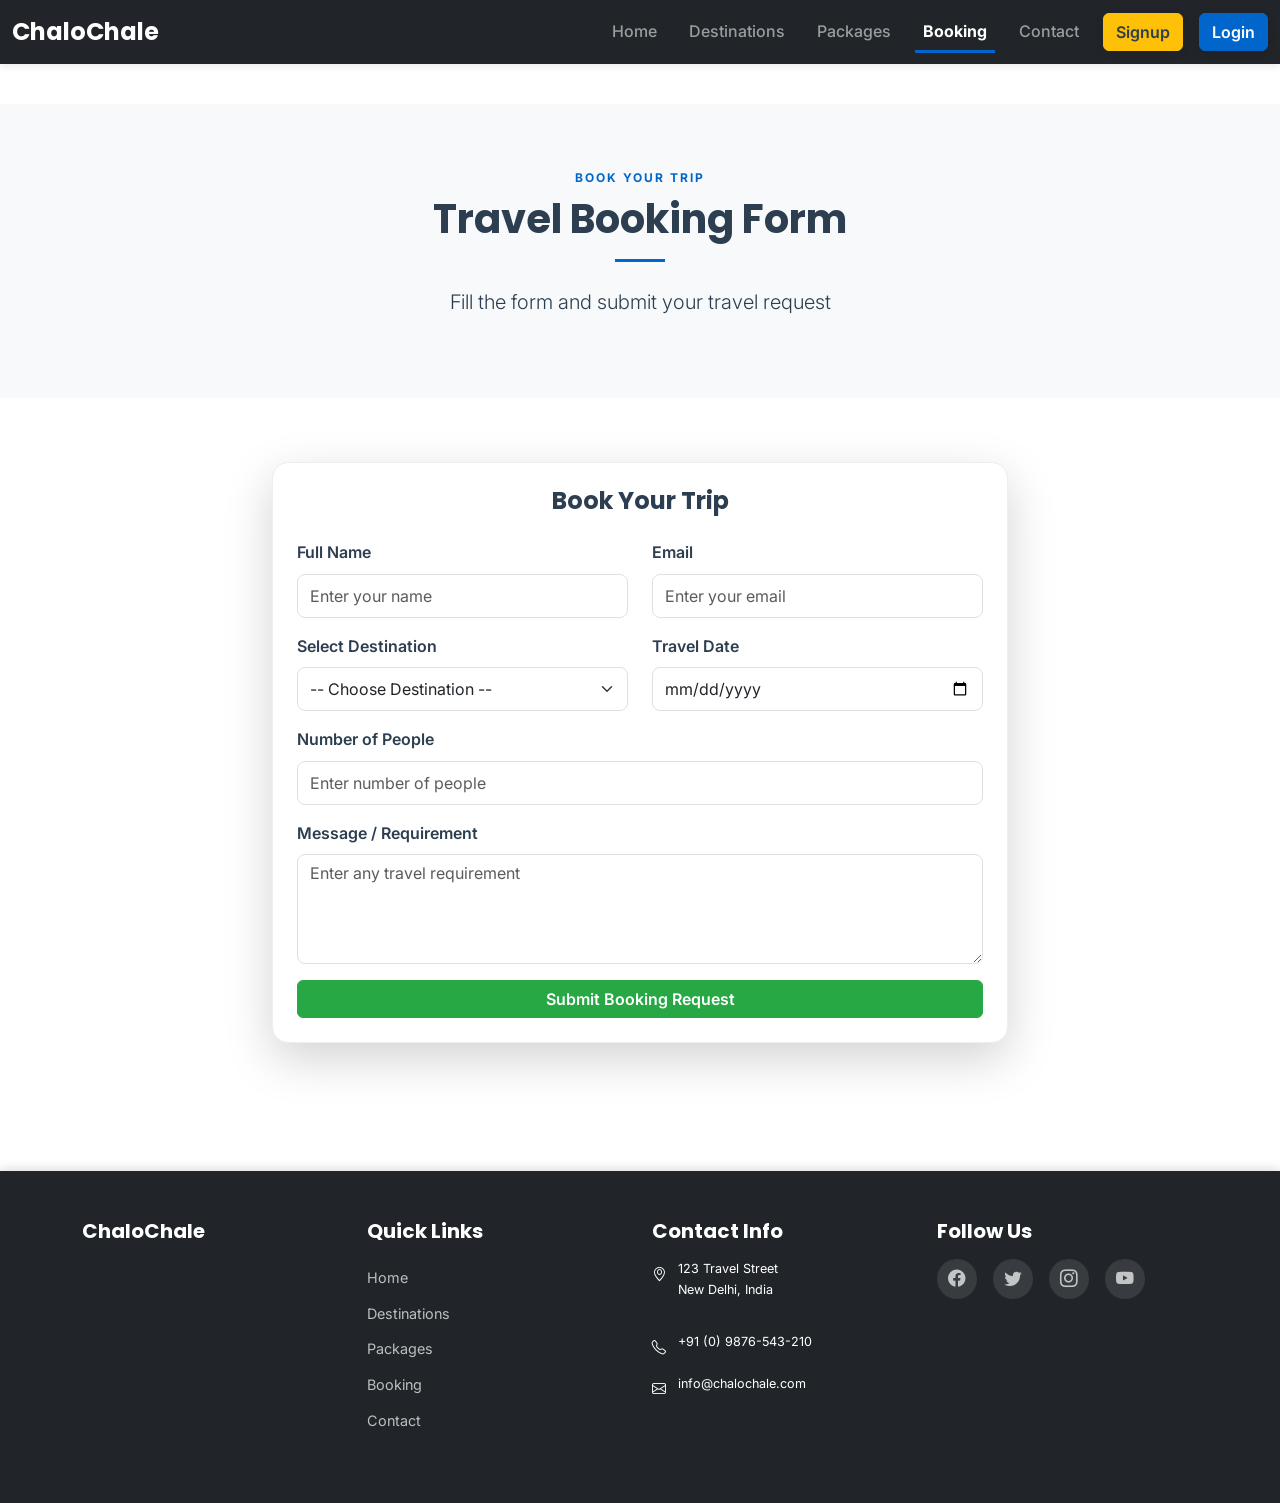
<file: booking.html>
<!DOCTYPE html>
<html lang="en">

<head>
    <link href="https://cdn.jsdelivr.net/npm/bootstrap@5.3.8/dist/css/bootstrap.min.css" rel="stylesheet">
    <link href="https://cdn.jsdelivr.net/npm/bootstrap-icons@1.11.0/font/bootstrap-icons.css" rel="stylesheet">
    <link href="css/style.css" rel="stylesheet">
    <script src="https://cdn.jsdelivr.net/npm/bootstrap@5.3.8/dist/js/bootstrap.bundle.min.js"></script>
    <meta charset="UTF-8">
    <meta name="viewport" content="width=device-width, initial-scale=1.0">
    <title>Booking - ChaloChale Travel</title>
</head>
<body>

     <nav class="navbar navbar-expand-lg navbar-dark bg-dark fixed-top">
    <div class="container-fluid">
      <a class="navbar-brand" href="index.html">ChaloChale</a>
      <button class="navbar-toggler" type="button" data-bs-toggle="collapse" data-bs-target="#mynavbar">
        <span class="navbar-toggler-icon"></span>
      </button>

      <div class="collapse navbar-collapse" id="mynavbar">
        <ul class="navbar-nav ms-auto d-flex gap-3">
          <li class="nav-item">
            <a class="nav-link" href="index.html">Home</a>
          </li>
          <li class="nav-item">
            <a class="nav-link" href="destination.html">Destinations</a>
          </li>
          <li class="nav-item">
            <a class="nav-link" href="packages.html">Packages</a>
          </li>
          <li class="nav-item">
            <a class="nav-link active" href="booking.html">Booking</a>
          </li>
          <li class="nav-item">
            <a class="nav-link" href="contact.html">Contact</a>
          </li>
        </ul>
        <a href="signup.html" class="btn btn-warning ms-lg-3">Signup</a>
        <a href="login.html" class="btn btn-primary ms-lg-3">Login</a>
        
      </div>
    </div>
  </nav>

<section class="py-5 bg-light text-center mt-5">
  <div class="container">
    <span class="section-eyebrow">Book Your Trip</span>
    <h1 class="fw-bold">Travel Booking Form</h1>
    <div class="section-divider mx-auto"></div>
    <p class="lead mt-3">Fill the form and submit your travel request</p>
  </div>
</section>

<section class="py-5">
  <div class="container">
    <div class="row justify-content-center">
      <div class="col-12 col-md-10 col-lg-8">
        <div class="card shadow-lg p-4 rounded-4">
          <h3 class="fw-bold mb-4 text-center">Book Your Trip</h3>
          <form id="bookingForm" novalidate>
            <div class="row">
              <div class="col-12 col-md-6 mb-3">
                <label class="form-label">Full Name</label>
                <input type="text" class="form-control" id="fullName" placeholder="Enter your name" required>
              </div>
              <div class="col-12 col-md-6 mb-3">
                <label class="form-label">Email</label>
                <input type="email" class="form-control" id="bookingEmail" placeholder="Enter your email" required>
              </div>
            </div>

            <div class="row">
              <div class="col-12 col-md-6 mb-3">
                <label class="form-label">Select Destination</label>
                <select class="form-select" id="destination" required>
                  <option value="">-- Choose Destination --</option>
                  <option value="Goa">Goa</option>
                  <option value="Manali">Manali</option>
                  <option value="Kerala">Kerala</option>
                  <option value="Jaipur">Jaipur</option>
                  <option value="Agra">Agra</option>
                </select>
              </div>
              <div class="col-12 col-md-6 mb-3">
                <label class="form-label">Travel Date</label>
                <input type="date" class="form-control" id="travelDate" required>
              </div>
            </div>

            <div class="mb-3">
              <label class="form-label">Number of People</label>
              <input type="number" class="form-control" id="numPeople" placeholder="Enter number of people" min="1" required>
            </div>

            <div class="mb-3">
              <label class="form-label">Message / Requirement</label>
              <textarea class="form-control" id="message" rows="4" placeholder="Enter any travel requirement" required></textarea>
            </div>

            <button type="submit" class="btn btn-success w-100">Submit Booking Request</button>
          </form>
        </div>
      </div>
    </div>
  </div>
</section>

 <footer class="bg-dark text-white py-5">
    <div class="container">
      <div class="row">
        <div class="col-12 col-md-3 mb-4 mb-md-0">
          <h5 class="fw-bold mb-3">ChaloChale</h5>
          <p class="text-muted small">Your trusted travel partner for unforgettable adventures around the world.</p>
        </div>

        <div class="col-12 col-md-3 mb-4 mb-md-0">
          <h5 class="fw-bold mb-3">Quick Links</h5>
          <ul class="list-unstyled">
            <li><a href="index.html" class="footer-link">Home</a></li>
            <li><a href="destination.html" class="footer-link">Destinations</a></li>
            <li><a href="packages.html" class="footer-link">Packages</a></li>
            <li><a href="booking.html" class="footer-link">Booking</a></li>
            <li><a href="contact.html" class="footer-link">Contact</a></li>
          </ul>
        </div>

        <div class="col-12 col-md-3 mb-4 mb-md-0">
          <h5 class="fw-bold mb-3">Contact Info</h5>
          <div class="footer-info">
            <i class="bi bi-geo-alt footer-icon"></i>
            <div>
              <p class="small mb-0">123 Travel Street</p>
              <p class="small">New Delhi, India</p>
            </div>
          </div>
          <div class="footer-info">
            <i class="bi bi-telephone footer-icon"></i>
            <p class="small mb-0">+91 (0) 9876-543-210</p>
          </div>
          <div class="footer-info">
            <i class="bi bi-envelope footer-icon"></i>
            <p class="small mb-0">info@chalochale.com</p>
          </div>
        </div>

        <div class="col-12 col-md-3">
          <h5 class="fw-bold mb-3">Follow Us</h5>
          <div class="social-links mb-4">
            <a href="https://facebook.com" target="_blank" title="Facebook"><i class="bi bi-facebook"></i></a>
            <a href="https://twitter.com" target="_blank" title="Twitter"><i class="bi bi-twitter"></i></a>
            <a href="https://instagram.com" target="_blank" title="Instagram"><i class="bi bi-instagram"></i></a>
            <a href="https://youtube.com" target="_blank" title="YouTube"><i class="bi bi-youtube"></i></a>
          </div>
        </div>
      </div>
  
    </div>
  </footer>
  <script src="js/script.js"></script>

</body>

</html>
</file>
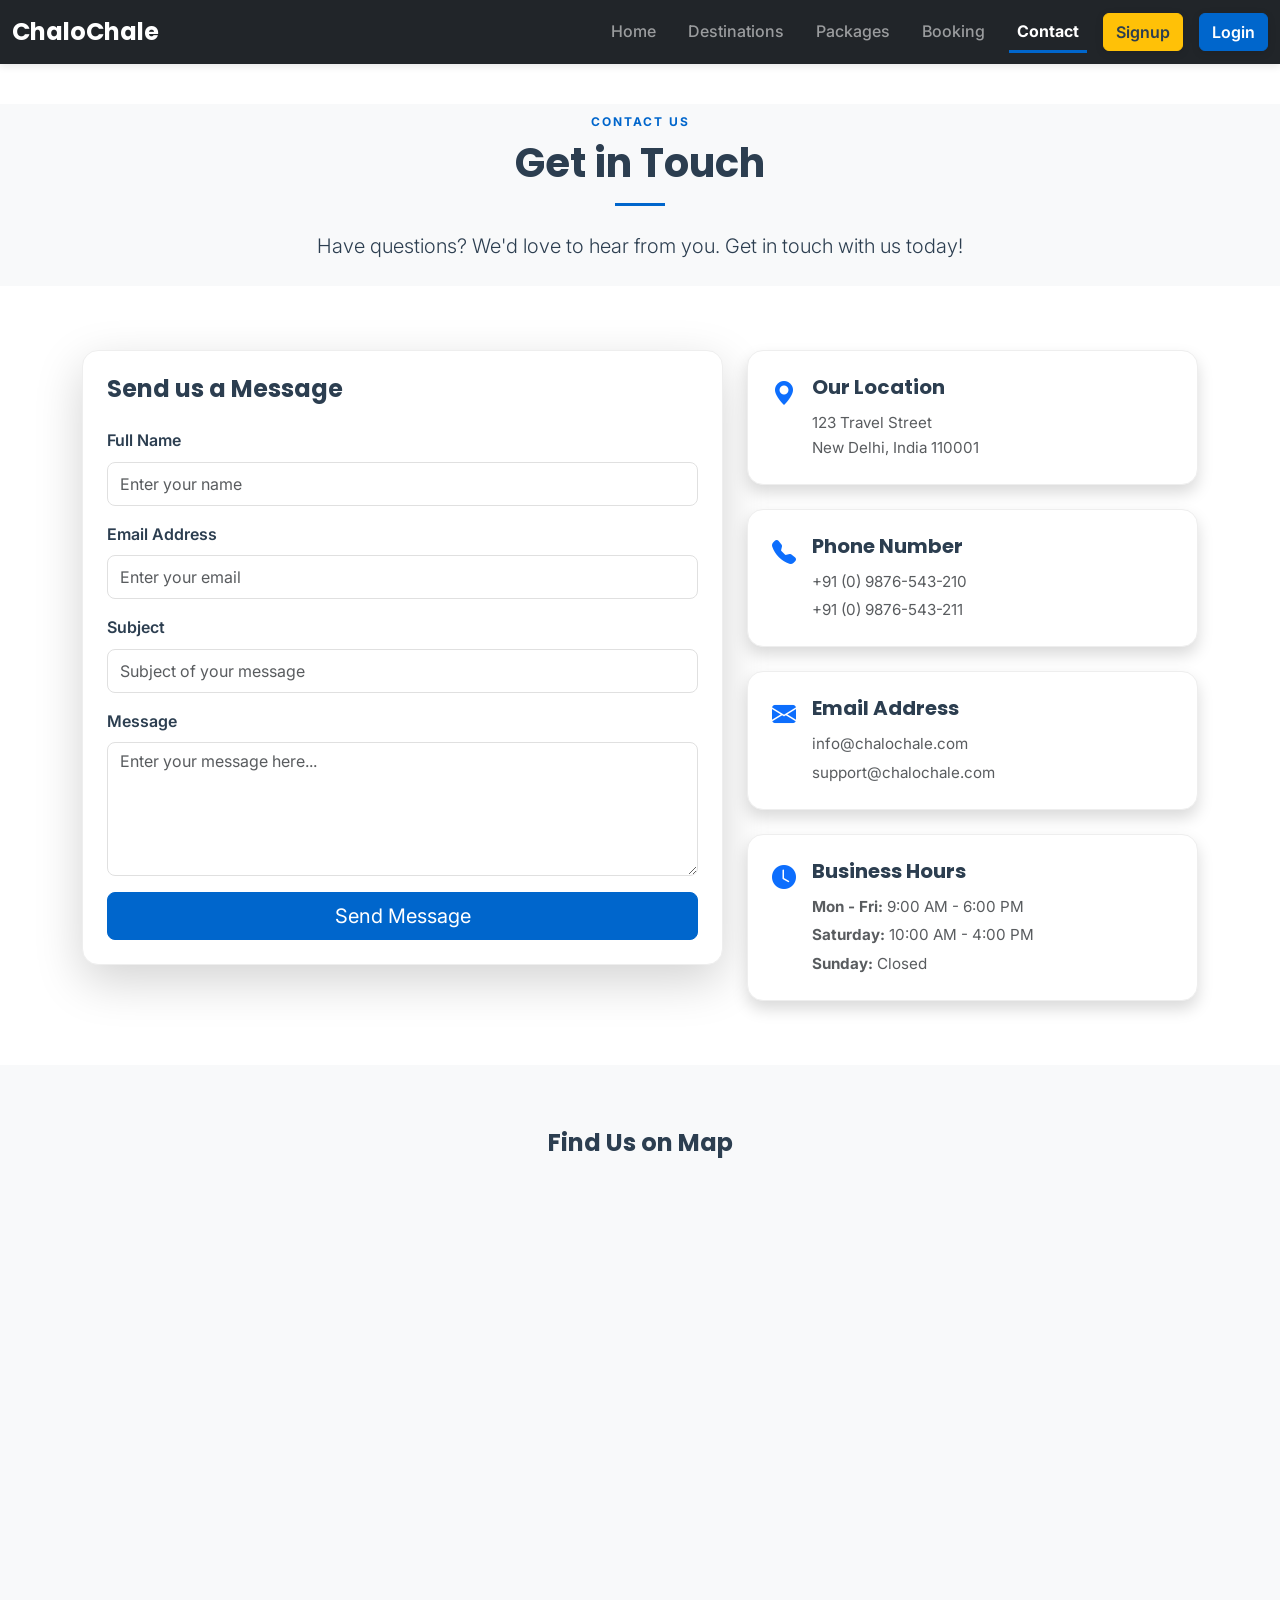
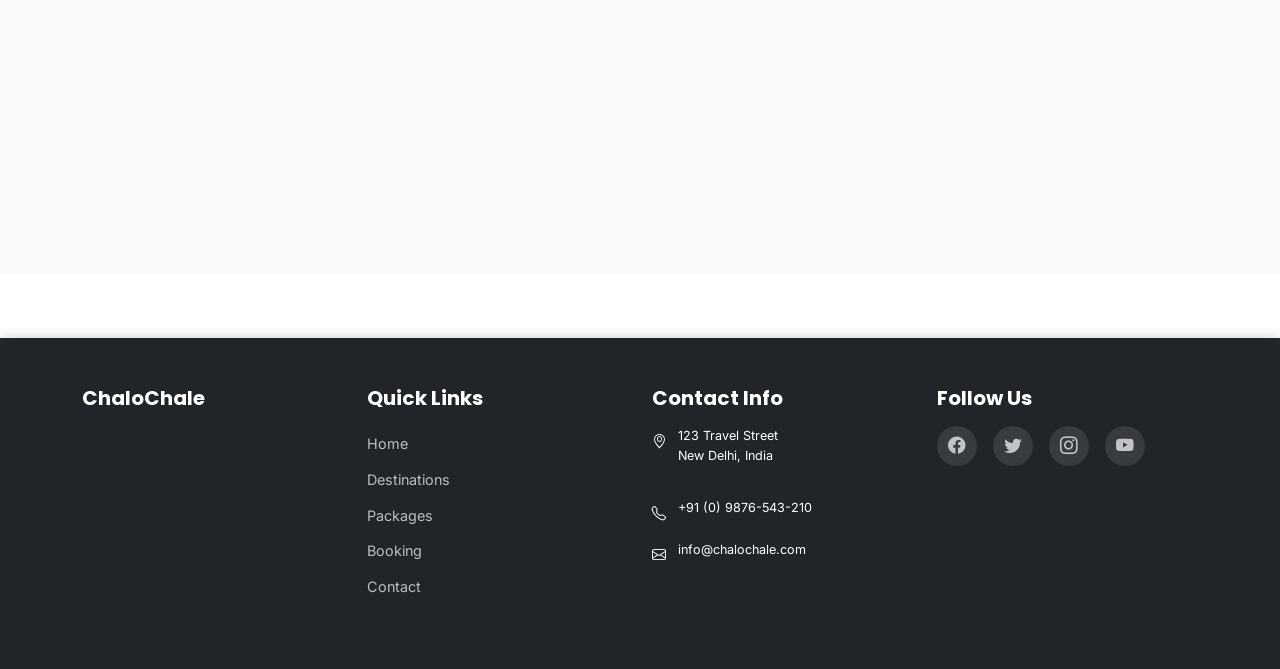
<file: contact.html>
<!DOCTYPE html>
<html lang="en">

<head>
    <link href="https://cdn.jsdelivr.net/npm/bootstrap@5.3.8/dist/css/bootstrap.min.css" rel="stylesheet">
    <link href="https://cdn.jsdelivr.net/npm/bootstrap-icons@1.11.0/font/bootstrap-icons.css" rel="stylesheet">
    <link href="css/style.css" rel="stylesheet">
    <script src="https://cdn.jsdelivr.net/npm/bootstrap@5.3.8/dist/js/bootstrap.bundle.min.js"></script>
    <meta charset="UTF-8">
    <meta name="viewport" content="width=device-width, initial-scale=1.0">
    <title>Contact Us - ChaloChale Travel</title>
</head>

<body>
    <nav class="navbar navbar-expand-lg navbar-dark bg-dark fixed-top">
        <div class="container-fluid">
            <a class="navbar-brand" href="index.html">ChaloChale</a>
            <button class="navbar-toggler" type="button" data-bs-toggle="collapse" data-bs-target="#mynavbar">
                <span class="navbar-toggler-icon"></span>
            </button>

            <div class="collapse navbar-collapse" id="mynavbar">
                <ul class="navbar-nav ms-auto d-flex gap-3">
                    <li class="nav-item">
                        <a class="nav-link" href="index.html">Home</a>
                    </li>
                    <li class="nav-item">
                        <a class="nav-link" href="destination.html">Destinations</a>
                    </li>
                    <li class="nav-item">
                        <a class="nav-link" href="packages.html">Packages</a>
                    </li>
                    <li class="nav-item">
                        <a class="nav-link" href="booking.html">Booking</a>
                    </li>
                    <li class="nav-item">
                        <a class="nav-link active" href="contact.html">Contact</a>
                    </li>
                </ul>
                <a href="signup.html" class="btn btn-warning ms-lg-3">Signup</a>
                <a href="login.html" class="btn btn-primary ms-lg-3">Login</a>
            </div>
        </div>
    </nav>

    <!-- Page Header -->
    <section class="py-2 bg-light text-center mt-5">
        <div class="container">
            <span class="section-eyebrow">Contact Us</span>
            <h1 class="fw-bold">Get in Touch</h1>
            <div class="section-divider mx-auto"></div>
            <p class="lead mt-3">Have questions? We'd love to hear from you. Get in touch with us today!</p>
        </div>
    </section>

    <!-- Contact Section -->
    <section class="py-5">
        <div class="container">
            <div class="row g-4">
                <!-- Contact Form -->
                <div class="col-12 col-lg-7">
                    <div class="card shadow-lg p-4 rounded-4">
                        <h3 class="fw-bold mb-4">Send us a Message</h3>
                        <form id="contactForm" novalidate>
                            <div class="mb-3">
                                <label class="form-label">Full Name</label>
                                <input type="text" class="form-control" id="contactFullName" placeholder="Enter your name" required>
                            </div>

                            <div class="mb-3">
                                <label class="form-label">Email Address</label>
                                <input type="email" class="form-control" id="contactEmail" placeholder="Enter your email" required>
                            </div>

                            <div class="mb-3">
                                <label class="form-label">Subject</label>
                                <input type="text" class="form-control" id="contactSubject" placeholder="Subject of your message" required>
                            </div>

                            <div class="mb-3">
                                <label class="form-label">Message</label>
                                <textarea class="form-control" id="contactMessage" rows="5" placeholder="Enter your message here..." required></textarea>
                            </div>

                            <button type="submit" class="btn btn-primary btn-lg w-100">Send Message</button>
                        </form>
                    </div>
                </div>

                <!-- Contact Information -->
                <div class="col-12 col-lg-5">
                    <!-- Address Card -->
                    <div class="card shadow mb-4 rounded-4">
                        <div class="card-body">
                            <div class="d-flex align-items-start gap-3">
                                <div class="fs-4 text-primary">
                                    <i class="bi bi-geo-alt-fill"></i>
                                </div>
                                <div>
                                    <h5 class="card-title fw-bold">Our Location</h5>
                                    <p class="card-text text-muted">
                                        123 Travel Street<br>
                                        New Delhi, India 110001
                                    </p>
                                </div>
                            </div>
                        </div>
                    </div>

                    <!-- Phone Card -->
                    <div class="card shadow mb-4 rounded-4">
                        <div class="card-body">
                            <div class="d-flex align-items-start gap-3">
                                <div class="fs-4 text-primary">
                                    <i class="bi bi-telephone-fill"></i>
                                </div>
                                <div>
                                    <h5 class="card-title fw-bold">Phone Number</h5>
                                    <p class="card-text text-muted mb-1">
                                        <a href="tel:+919876543210" class="text-decoration-none">+91 (0) 9876-543-210</a>
                                    </p>
                                    <p class="card-text text-muted">
                                        <a href="tel:+919876543211" class="text-decoration-none">+91 (0) 9876-543-211</a>
                                    </p>
                                </div>
                            </div>
                        </div>
                    </div>

                    <!-- Email Card -->
                    <div class="card shadow mb-4 rounded-4">
                        <div class="card-body">
                            <div class="d-flex align-items-start gap-3">
                                <div class="fs-4 text-primary">
                                    <i class="bi bi-envelope-fill"></i>
                                </div>
                                <div>
                                    <h5 class="card-title fw-bold">Email Address</h5>
                                    <p class="card-text text-muted mb-1">
                                        <a href="mailto:info@chalochale.com" class="text-decoration-none">info@chalochale.com</a>
                                    </p>
                                    <p class="card-text text-muted">
                                        <a href="mailto:support@chalochale.com" class="text-decoration-none">support@chalochale.com</a>
                                    </p>
                                </div>
                            </div>
                        </div>
                    </div>

                    <!-- Business Hours Card -->
                    <div class="card shadow rounded-4">
                        <div class="card-body">
                            <div class="d-flex align-items-start gap-3">
                                <div class="fs-4 text-primary">
                                    <i class="bi bi-clock-fill"></i>
                                </div>
                                <div>
                                    <h5 class="card-title fw-bold">Business Hours</h5>
                                    <p class="card-text text-muted mb-1">
                                        <strong>Mon - Fri:</strong> 9:00 AM - 6:00 PM
                                    </p>
                                    <p class="card-text text-muted mb-1">
                                        <strong>Saturday:</strong> 10:00 AM - 4:00 PM
                                    </p>
                                    <p class="card-text text-muted">
                                        <strong>Sunday:</strong> Closed
                                    </p>
                                </div>
                            </div>
                        </div>
                    </div>

                
                </div>
            </div>
        </div>
    </section>

    <!-- Map Section (Optional) -->
    <section class="py-5 bg-light">
        <div class="container">
            <h3 class="fw-bold text-center mb-4">Find Us on Map</h3>
            <div class="row">
                <div class="col-12">
                    <div class="ratio ratio-16x9">
                        <iframe src="https://www.google.com/maps/embed?pb=!1m18!1m12!1m3!1d3504.8923521256173!2d77.20636731540405!3d28.63296359032089!2m3!1f0!2f0!3f0!3m2!1i1024!2i768!4f13.1!3m3!1m2!1s0x390cfd282f0a9c4d%3A0x7f0e16e6c4e8c8f5!2sNew%20Delhi!5e0!3m2!1sen!2sin!4v1234567890" allowfullscreen="" loading="lazy" referrerpolicy="no-referrer-when-downgrade"></iframe>
                    </div>
                </div>
            </div>
        </div>
    </section>

    <footer class="bg-dark text-white py-5">
        <div class="container">
            <div class="row">
                <div class="col-12 col-md-3 mb-4 mb-md-0">
                    <h5 class="fw-bold mb-3">ChaloChale</h5>
                    <p class="text-muted small">Your trusted travel partner for unforgettable adventures around the world.</p>
                </div>

                <div class="col-12 col-md-3 mb-4 mb-md-0">
                    <h5 class="fw-bold mb-3">Quick Links</h5>
                    <ul class="list-unstyled">
                        <li><a href="index.html" class="footer-link">Home</a></li>
                        <li><a href="destination.html" class="footer-link">Destinations</a></li>
                        <li><a href="packages.html" class="footer-link">Packages</a></li>
                        <li><a href="booking.html" class="footer-link">Booking</a></li>
                        <li><a href="contact.html" class="footer-link">Contact</a></li>
                    </ul>
                </div>

                <div class="col-12 col-md-3 mb-4 mb-md-0">
                    <h5 class="fw-bold mb-3">Contact Info</h5>
                    <div class="footer-info">
                        <i class="bi bi-geo-alt footer-icon"></i>
                        <div>
                            <p class="small mb-0">123 Travel Street</p>
                            <p class="small">New Delhi, India</p>
                        </div>
                    </div>
                    <div class="footer-info">
                        <i class="bi bi-telephone footer-icon"></i>
                        <p class="small mb-0">+91 (0) 9876-543-210</p>
                    </div>
                    <div class="footer-info">
                        <i class="bi bi-envelope footer-icon"></i>
                        <p class="small mb-0">info@chalochale.com</p>
                    </div>
                </div>

                <div class="col-12 col-md-3">
                    <h5 class="fw-bold mb-3">Follow Us</h5>
                    <div class="social-links mb-4">
                        <a href="https://facebook.com" target="_blank" title="Facebook"><i class="bi bi-facebook"></i></a>
                        <a href="https://twitter.com" target="_blank" title="Twitter"><i class="bi bi-twitter"></i></a>
                        <a href="https://instagram.com" target="_blank" title="Instagram"><i class="bi bi-instagram"></i></a>
                        <a href="https://youtube.com" target="_blank" title="YouTube"><i class="bi bi-youtube"></i></a>
                    </div>
                </div>
            </div>
        </div>
    </footer>
    <script src="js/script.js"></script>
</body>

</html>
</file>
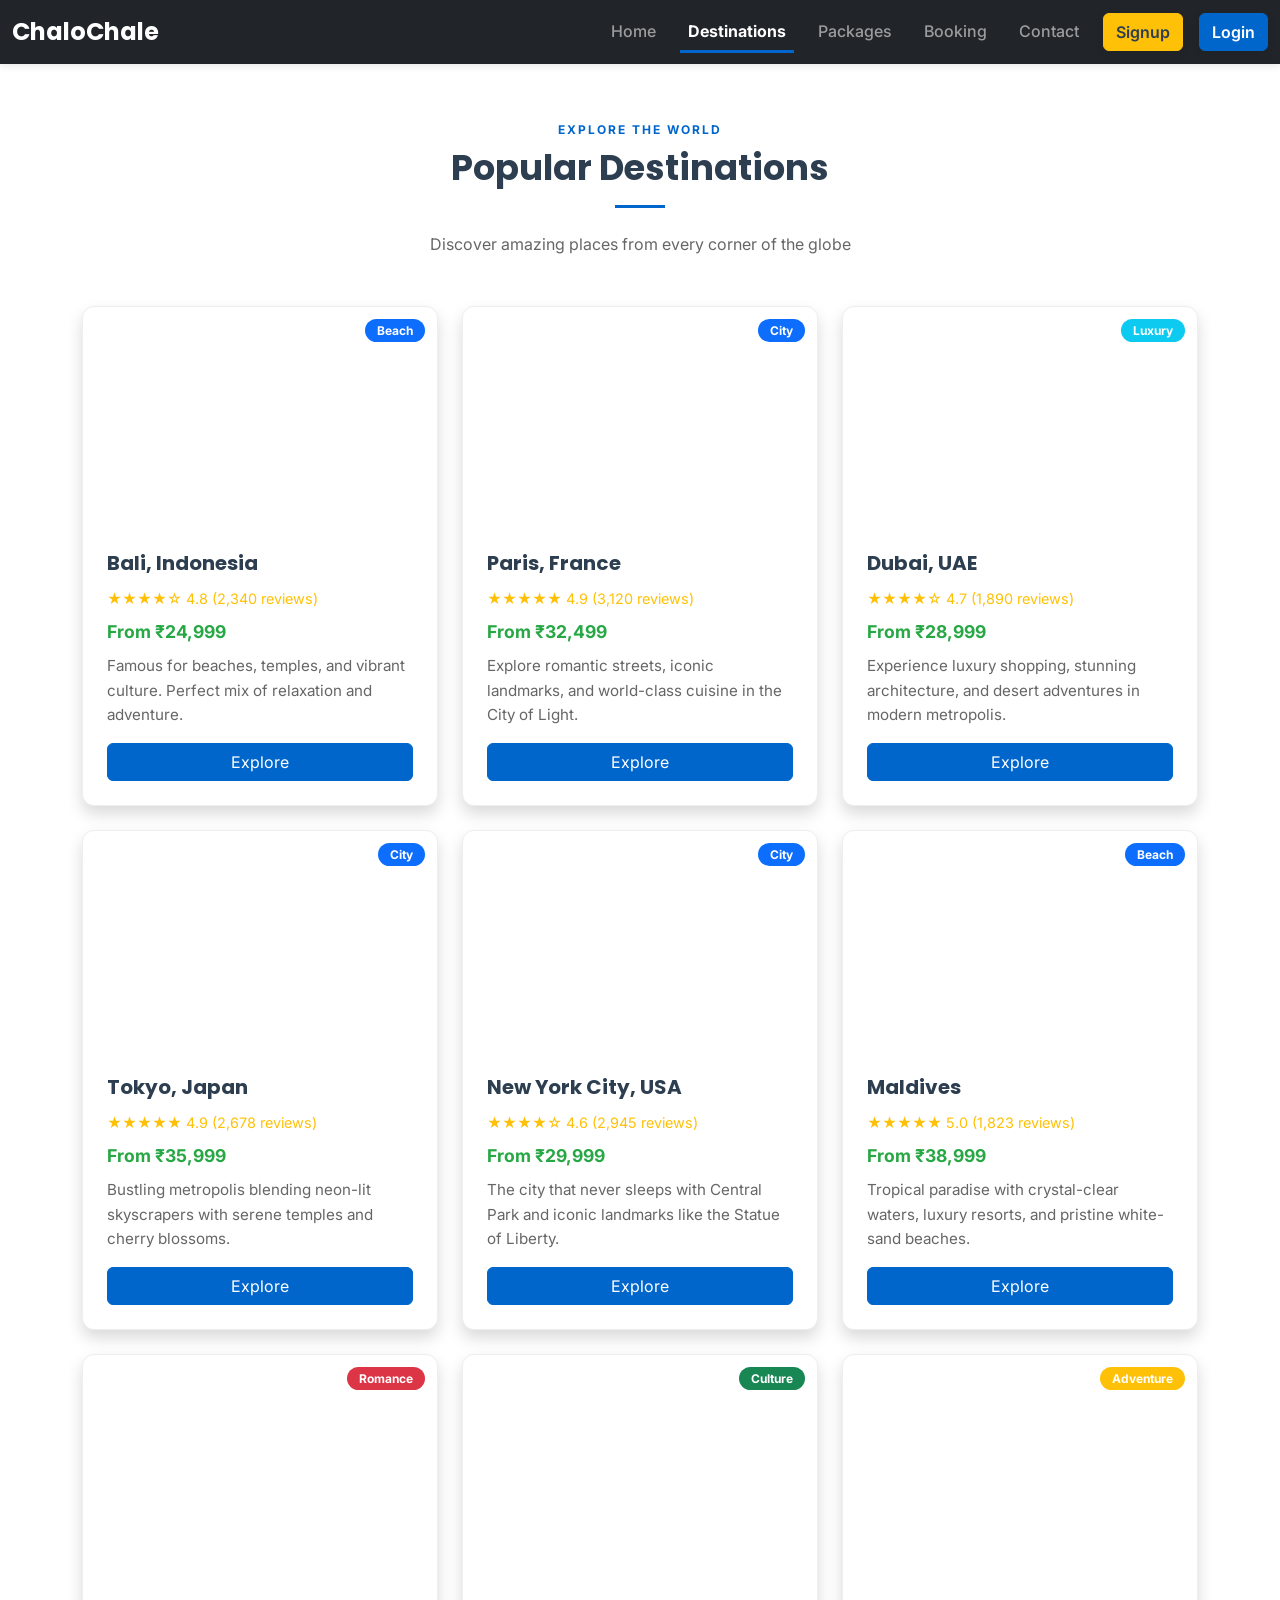
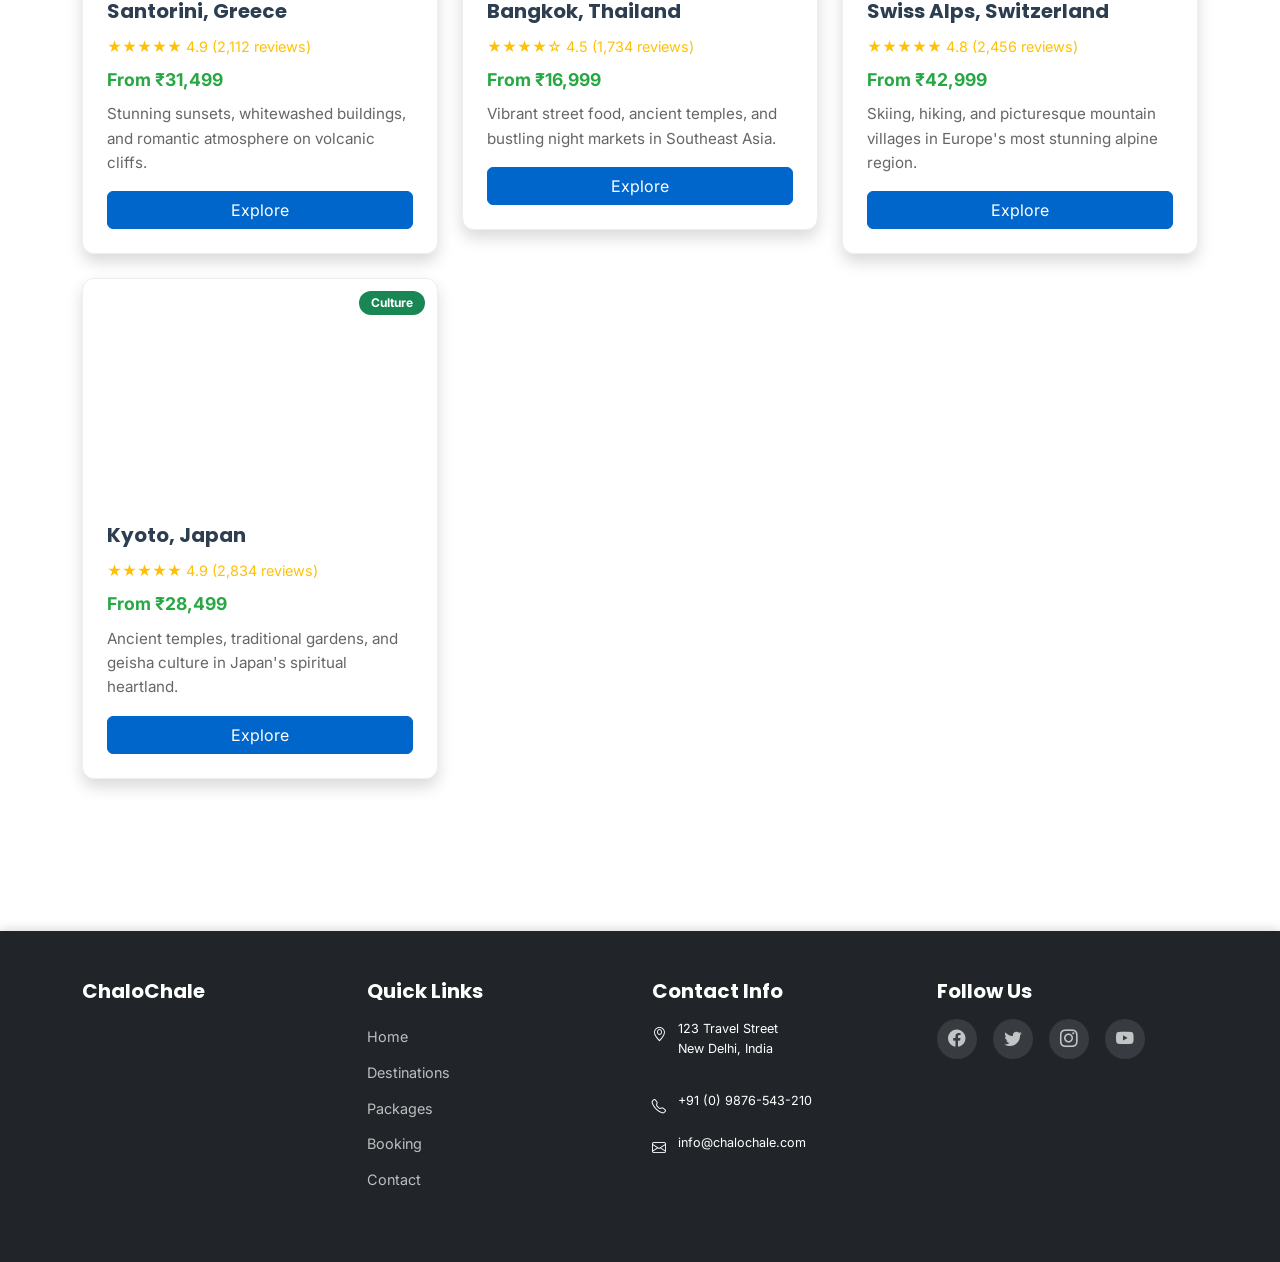
<file: destination.html>
<!DOCTYPE html>
<html lang="en">

<head>
    <link href="https://cdn.jsdelivr.net/npm/bootstrap@5.3.8/dist/css/bootstrap.min.css" rel="stylesheet">
    <link href="https://cdn.jsdelivr.net/npm/bootstrap-icons@1.11.0/font/bootstrap-icons.css" rel="stylesheet">
    <link href="css/style.css" rel="stylesheet">
    <script src="https://cdn.jsdelivr.net/npm/bootstrap@5.3.8/dist/js/bootstrap.bundle.min.js"></script>
    <meta charset="UTF-8">
    <meta name="viewport" content="width=device-width, initial-scale=1.0">
    <title>Destinations - ChaloChale Travel</title>
</head>

<body>
    <nav class="navbar navbar-expand-lg navbar-dark bg-dark fixed-top">
        <div class="container-fluid">
            <a class="navbar-brand" href="index.html">ChaloChale</a>
            <button class="navbar-toggler" type="button" data-bs-toggle="collapse" data-bs-target="#mynavbar">
                <span class="navbar-toggler-icon"></span>
            </button>

            <div class="collapse navbar-collapse" id="mynavbar">
                <ul class="navbar-nav ms-auto d-flex gap-3">
                    <li class="nav-item">
                        <a class="nav-link" href="index.html">Home</a>
                    </li>
                    <li class="nav-item">
                        <a class="nav-link active" href="destination.html">Destinations</a>
                    </li>
                    <li class="nav-item">
                        <a class="nav-link" href="packages.html">Packages</a>
                    </li>
                    <li class="nav-item">
                        <a class="nav-link" href="booking.html">Booking</a>
                    </li>
                    <li class="nav-item">
                        <a class="nav-link" href="contact.html">Contact</a>
                    </li>
                </ul>
                <a href="signup.html" class="btn btn-warning ms-lg-3">Signup</a>
                <a href="login.html" class="btn btn-primary ms-lg-3">Login</a>

            </div>
        </div>
    </nav>

    <section class="py-5">
        <div class="container">
            <div class="text-center mb-5">
                <span class="section-eyebrow">Explore The World</span>
                <h2 class="fw-bold">Popular Destinations</h2>
                <div class="section-divider"></div>
                <p class="section-subtitle">Discover amazing places from every corner of the globe</p>
            </div>

            <div class="row">

                <!-- Bali, Indonesia -->
                <div class="col-12 col-sm-6 col-lg-4 mb-4">
                    <div class="card shadow">
                        <div class="card-img-top" style="background-image: url('https://hblimg.mmtcdn.com/content/hubble/img/desttvimg/mmt/destination/m_Bali_tv_destination_img_1_l_771_1158.jpg'); background-size: cover; position: relative;">
                            <span class="badge bg-primary card-badge">Beach</span>
                        </div>
                        <div class="card-body">
                            <h5 class="card-title fw-bold">Bali, Indonesia</h5>
                            <div class="card-rating">★★★★☆ 4.8 (2,340 reviews)</div>
                            <p class="card-price">From ₹24,999</p>
                            <p class="card-text small">Famous for beaches, temples, and vibrant culture. Perfect mix of relaxation and adventure.</p>
                            <a href="#" class="btn btn-primary w-100">Explore</a>
                        </div>
                    </div>
                </div>

                <!-- Paris, France -->
                <div class="col-12 col-sm-6 col-lg-4 mb-4">
                    <div class="card shadow">
                        <div class="card-img-top" style="background-image: url('https://cdn.britannica.com/31/255531-050-B7E07090/eiffel-tower-paris-france-champ-de-mars-view.jpg'); background-size: cover; position: relative;">
                            <span class="badge bg-primary card-badge">City</span>
                        </div>
                        <div class="card-body">
                            <h5 class="card-title fw-bold">Paris, France</h5>
                            <div class="card-rating">★★★★★ 4.9 (3,120 reviews)</div>
                            <p class="card-price">From ₹32,499</p>
                            <p class="card-text small">Explore romantic streets, iconic landmarks, and world-class cuisine in the City of Light.</p>
                            <a href="#" class="btn btn-primary w-100">Explore</a>
                        </div>
                    </div>
                </div>

                <!-- Dubai, UAE -->
                <div class="col-12 col-sm-6 col-lg-4 mb-4">
                    <div class="card shadow">
                        <div class="card-img-top" style="background-image: url('https://res.klook.com/image/upload/fl_lossy.progressive,q_60/v1760437946/destination/vovea0rrgjojr9pgdp7b.jpg'); background-size: cover; position: relative;">
                            <span class="badge bg-info card-badge">Luxury</span>
                        </div>
                        <div class="card-body">
                            <h5 class="card-title fw-bold">Dubai, UAE</h5>
                            <div class="card-rating">★★★★☆ 4.7 (1,890 reviews)</div>
                            <p class="card-price">From ₹28,999</p>
                            <p class="card-text small">Experience luxury shopping, stunning architecture, and desert adventures in modern metropolis.</p>
                            <a href="#" class="btn btn-primary w-100">Explore</a>
                        </div>
                    </div>
                </div>

                <!-- Tokyo, Japan -->
                <div class="col-12 col-sm-6 col-lg-4 mb-4">
                    <div class="card shadow">
                        <div class="card-img-top" style="background-image: url('https://plus.unsplash.com/premium_photo-1661914240950-b0124f20a5c1?fm=jpg&q=60&w=3000&auto=format&fit=crop&ixlib=rb-4.1.0&ixid=M3wxMjA3fDB8MHxzZWFyY2h8MXx8dG9reW98ZW58MHx8MHx8fDA%3D'); background-size: cover; position: relative;">
                            <span class="badge bg-primary card-badge">City</span>
                        </div>
                        <div class="card-body">
                            <h5 class="card-title fw-bold">Tokyo, Japan</h5>
                            <div class="card-rating">★★★★★ 4.9 (2,678 reviews)</div>
                            <p class="card-price">From ₹35,999</p>
                            <p class="card-text small">Bustling metropolis blending neon-lit skyscrapers with serene temples and cherry blossoms.</p>
                            <a href="#" class="btn btn-primary w-100">Explore</a>
                        </div>
                    </div>
                </div>

                <!-- New York City, USA -->
                <div class="col-12 col-sm-6 col-lg-4 mb-4">
                    <div class="card shadow">
                        <div class="card-img-top" style="background-image: url('https://media.istockphoto.com/id/2163327740/photo/new-york-new-york-usa-in-autumn.jpg?s=612x612&w=0&k=20&c=3o09pDR8ZlP1EJnEK5v6x8U3tQTGcUOryyeQehtOKyo='); background-size: cover; position: relative;">
                            <span class="badge bg-primary card-badge">City</span>
                        </div>
                        <div class="card-body">
                            <h5 class="card-title fw-bold">New York City, USA</h5>
                            <div class="card-rating">★★★★☆ 4.6 (2,945 reviews)</div>
                            <p class="card-price">From ₹29,999</p>
                            <p class="card-text small">The city that never sleeps with Central Park and iconic landmarks like the Statue of Liberty.</p>
                            <a href="#" class="btn btn-primary w-100">Explore</a>
                        </div>
                    </div>
                </div>

                <!-- Maldives -->
                <div class="col-12 col-sm-6 col-lg-4 mb-4">
                    <div class="card shadow">
                        <div class="card-img-top" style="background-image: url('https://images.unsplash.com/photo-1573843981267-be1999ff37cd?fm=jpg&q=60&w=3000&auto=format&fit=crop&ixlib=rb-4.1.0&ixid=M3wxMjA3fDB8MHxzZWFyY2h8Mnx8bWFsZGl2ZXMlMjBiZWFjaHxlbnwwfHwwfHx8MA%3D%3D'); background-size: cover; position: relative;">
                            <span class="badge bg-primary card-badge">Beach</span>
                        </div>
                        <div class="card-body">
                            <h5 class="card-title fw-bold">Maldives</h5>
                            <div class="card-rating">★★★★★ 5.0 (1,823 reviews)</div>
                            <p class="card-price">From ₹38,999</p>
                            <p class="card-text small">Tropical paradise with crystal-clear waters, luxury resorts, and pristine white-sand beaches.</p>
                            <a href="#" class="btn btn-primary w-100">Explore</a>
                        </div>
                    </div>
                </div>

                <!-- Santorini, Greece -->
                <div class="col-12 col-sm-6 col-lg-4 mb-4">
                    <div class="card shadow">
                        <div class="card-img-top" style="background-image: url('https://plus.unsplash.com/premium_photo-1661964149725-fbf14eabd38c?fm=jpg&q=60&w=3000&auto=format&fit=crop&ixlib=rb-4.1.0&ixid=M3wxMjA3fDB8MHxzZWFyY2h8MXx8c2FudG9yaW5pfGVufDB8fDB8fHww'); background-size: cover; position: relative;">
                            <span class="badge bg-danger card-badge">Romance</span>
                        </div>
                        <div class="card-body">
                            <h5 class="card-title fw-bold">Santorini, Greece</h5>
                            <div class="card-rating">★★★★★ 4.9 (2,112 reviews)</div>
                            <p class="card-price">From ₹31,499</p>
                            <p class="card-text small">Stunning sunsets, whitewashed buildings, and romantic atmosphere on volcanic cliffs.</p>
                            <a href="#" class="btn btn-primary w-100">Explore</a>
                        </div>
                    </div>
                </div>

                <!-- Bangkok, Thailand -->
                <div class="col-12 col-sm-6 col-lg-4 mb-4">
                    <div class="card shadow">
                        <div class="card-img-top" style="background-image: url('https://images.travelandleisureasia.com/wp-content/uploads/sites/2/2024/04/03101058/taksin-bridge-1.jpeg?tr=w-1200,q-60'); background-size: cover; position: relative;">
                            <span class="badge bg-success card-badge">Culture</span>
                        </div>
                        <div class="card-body">
                            <h5 class="card-title fw-bold">Bangkok, Thailand</h5>
                            <div class="card-rating">★★★★☆ 4.5 (1,734 reviews)</div>
                            <p class="card-price">From ₹16,999</p>
                            <p class="card-text small">Vibrant street food, ancient temples, and bustling night markets in Southeast Asia.</p>
                            <a href="#" class="btn btn-primary w-100">Explore</a>
                        </div>
                    </div>
                </div>

                <!-- Swiss Alps, Switzerland -->
                <div class="col-12 col-sm-6 col-lg-4 mb-4">
                    <div class="card shadow">
                        <div class="card-img-top" style="background-image: url('https://media.assettype.com/outlooktraveller/import/outlooktraveller/public/uploads/articles/explore/Depositphotos_66016481_S.jpg?w=1200&amp;ar=40%3A21&amp;auto=format%2Ccompress&amp;ogImage=true&amp;mode=crop&amp;enlarge=true&amp;overlay=false&amp;overlay_position=bottom&amp;overlay_width=100'); background-size: cover; position: relative;">
                            <span class="badge bg-warning card-badge">Adventure</span>
                        </div>
                        <div class="card-body">
                            <h5 class="card-title fw-bold">Swiss Alps, Switzerland</h5>
                            <div class="card-rating">★★★★★ 4.8 (2,456 reviews)</div>
                            <p class="card-price">From ₹42,999</p>
                            <p class="card-text small">Skiing, hiking, and picturesque mountain villages in Europe's most stunning alpine region.</p>
                            <a href="#" class="btn btn-primary w-100">Explore</a>
                        </div>
                    </div>
                </div>

                <!-- Kyoto, Japan -->
                <div class="col-12 col-sm-6 col-lg-4 mb-4">
                    <div class="card shadow">
                        <div class="card-img-top" style="background-image: url('https://substackcdn.com/image/fetch/$s_!WDBx!,f_auto,q_auto:good,fl_progressive:steep/https%3A%2F%2Fsubstack-post-media.s3.amazonaws.com%2Fpublic%2Fimages%2F4408754a-fcbe-4b97-89ca-1df5b339f5f0_2048x1543.jpeg'); background-size: cover; position: relative;">
                            <span class="badge bg-success card-badge">Culture</span>
                        </div>
                        <div class="card-body">
                            <h5 class="card-title fw-bold">Kyoto, Japan</h5>
                            <div class="card-rating">★★★★★ 4.9 (2,834 reviews)</div>
                            <p class="card-price">From ₹28,499</p>
                            <p class="card-text small">Ancient temples, traditional gardens, and geisha culture in Japan's spiritual heartland.</p>
                            <a href="#" class="btn btn-primary w-100">Explore</a>
                        </div>
                    </div>
                </div>
        </div>
    </section>

  <footer class="bg-dark text-white py-5">
    <div class="container">
      <div class="row">
        <div class="col-12 col-md-3 mb-4 mb-md-0">
          <h5 class="fw-bold mb-3">ChaloChale</h5>
          <p class="text-muted small">Your trusted travel partner for unforgettable adventures around the world.</p>
        </div>

        <div class="col-12 col-md-3 mb-4 mb-md-0">
          <h5 class="fw-bold mb-3">Quick Links</h5>
          <ul class="list-unstyled">
            <li><a href="index.html" class="footer-link">Home</a></li>
            <li><a href="destination.html" class="footer-link">Destinations</a></li>
            <li><a href="packages.html" class="footer-link">Packages</a></li>
            <li><a href="booking.html" class="footer-link">Booking</a></li>
            <li><a href="contact.html" class="footer-link">Contact</a></li>
          </ul>
        </div>

        <div class="col-12 col-md-3 mb-4 mb-md-0">
          <h5 class="fw-bold mb-3">Contact Info</h5>
          <div class="footer-info">
            <i class="bi bi-geo-alt footer-icon"></i>
            <div>
              <p class="small mb-0">123 Travel Street</p>
              <p class="small">New Delhi, India</p>
            </div>
          </div>
          <div class="footer-info">
            <i class="bi bi-telephone footer-icon"></i>
            <p class="small mb-0">+91 (0) 9876-543-210</p>
          </div>
          <div class="footer-info">
            <i class="bi bi-envelope footer-icon"></i>
            <p class="small mb-0">info@chalochale.com</p>
          </div>
        </div>

        <div class="col-12 col-md-3">
          <h5 class="fw-bold mb-3">Follow Us</h5>
          <div class="social-links mb-4">
            <a href="https://facebook.com" target="_blank" title="Facebook"><i class="bi bi-facebook"></i></a>
            <a href="https://twitter.com" target="_blank" title="Twitter"><i class="bi bi-twitter"></i></a>
            <a href="https://instagram.com" target="_blank" title="Instagram"><i class="bi bi-instagram"></i></a>
            <a href="https://youtube.com" target="_blank" title="YouTube"><i class="bi bi-youtube"></i></a>
          </div>
         
        </div>
      </div>
  </footer>
  <script src="js/script.js"></script>
</body>

</html>
</file>
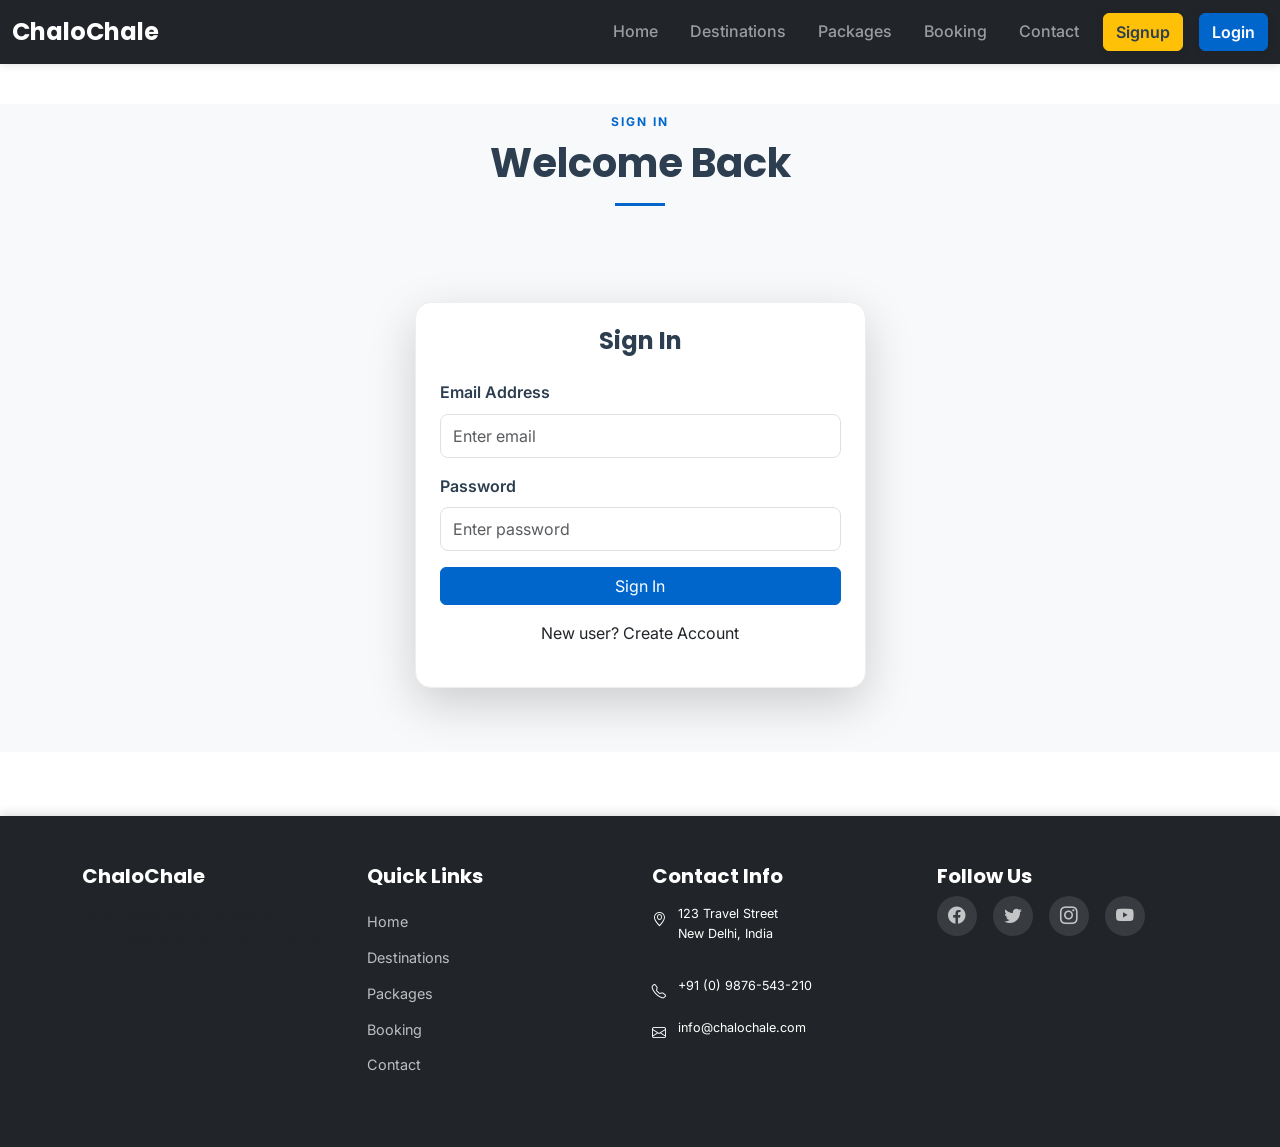
<file: login.html>
<!DOCTYPE html>
<html lang="en">

<head>
    <link href="https://cdn.jsdelivr.net/npm/bootstrap@5.3.8/dist/css/bootstrap.min.css" rel="stylesheet">
    <link href="https://cdn.jsdelivr.net/npm/bootstrap-icons@1.11.0/font/bootstrap-icons.css" rel="stylesheet">
    <link href="css/style.css" rel="stylesheet">
    <script src="https://cdn.jsdelivr.net/npm/bootstrap@5.3.8/dist/js/bootstrap.bundle.min.js"></script>
    <meta charset="UTF-8">
    <meta name="viewport" content="width=device-width, initial-scale=1.0">
    <title>Sign In - ChaloChale Travel</title>
</head>

<body>
    <nav class="navbar navbar-expand-lg navbar-dark bg-dark fixed-top">
        <div class="container-fluid">
            <a class="navbar-brand" href="index.html">ChaloChale</a>
            <button class="navbar-toggler" type="button" data-bs-toggle="collapse" data-bs-target="#mynavbar">
                <span class="navbar-toggler-icon"></span>
            </button>

            <div class="collapse navbar-collapse" id="mynavbar">
                <ul class="navbar-nav ms-auto d-flex gap-3">
                    <li class="nav-item">
                        <a class="nav-link" href="index.html">Home</a>
                    </li>
                    <li class="nav-item">
                        <a class="nav-link" href="destination.html">Destinations</a>
                    </li>
                    <li class="nav-item">
                        <a class="nav-link" href="packages.html">Packages</a>
                    </li>
                    <li class="nav-item">
                        <a class="nav-link" href="booking.html">Booking</a>
                    </li>
                    <li class="nav-item">
                        <a class="nav-link" href="contact.html">Contact</a>
                    </li>
                </ul>
                <a href="signup.html" class="btn btn-warning ms-lg-3">Signup</a>
                <a href="login.html" class="btn btn-primary ms-lg-3">Login</a>

            </div>
        </div>
    </nav>

    <section class="py-2 bg-light text-center mt-5">
        <div class="container">
            <span class="section-eyebrow">Sign In</span>
            <h1 class="fw-bold">Welcome Back</h1>
            <div class="section-divider mx-auto"></div>
        </div>
    </section>

<section class="py-5 bg-light mt-0\">
  <div class="container">
    <div class="row justify-content-center">
      <div class="col-12 col-md-7 col-lg-5">
        <div class="card shadow-lg p-4 rounded-4">
          <h3 class="text-center fw-bold mb-4">Sign In</h3>

          <form id="loginForm" novalidate>
            <div class="mb-3">
              <label class="form-label">Email Address</label>
              <input type="email" class="form-control" id="loginEmail" placeholder="Enter email" required>
            </div>

            <div class="mb-3">
              <label class="form-label">Password</label>
              <input type="password" class="form-control" id="loginPassword" placeholder="Enter password" required>
            </div>

            <div id="loginError" class="alert alert-danger d-none" role="alert"></div>

            <button type="submit" class="btn btn-primary w-100">Sign In</button>

            <p class="text-center mt-3">
              New user? <a href="signup.html">Create Account</a>
            </p>
          </form>
        </div>
      </div>
    </div>
  </div>
</section>

<footer class="bg-dark text-white py-5">
    <div class="container">
      <div class="row">
        <div class="col-12 col-md-3 mb-4 mb-md-0">
          <h5 class="fw-bold mb-3">ChaloChale</h5>
          <p class="text-muted small">Your trusted travel partner for unforgettable adventures around the world.</p>
        </div>

        <div class="col-12 col-md-3 mb-4 mb-md-0">
          <h5 class="fw-bold mb-3">Quick Links</h5>
          <ul class="list-unstyled">
            <li><a href="index.html" class="footer-link">Home</a></li>
            <li><a href="destination.html" class="footer-link">Destinations</a></li>
            <li><a href="packages.html" class="footer-link">Packages</a></li>
            <li><a href="booking.html" class="footer-link">Booking</a></li>
            <li><a href="contact.html" class="footer-link">Contact</a></li>
          </ul>
        </div>

        <div class="col-12 col-md-3 mb-4 mb-md-0">
          <h5 class="fw-bold mb-3">Contact Info</h5>
          <div class="footer-info">
            <i class="bi bi-geo-alt footer-icon"></i>
            <div>
              <p class="small mb-0">123 Travel Street</p>
              <p class="small">New Delhi, India</p>
            </div>
          </div>
          <div class="footer-info">
            <i class="bi bi-telephone footer-icon"></i>
            <p class="small mb-0">+91 (0) 9876-543-210</p>
          </div>
          <div class="footer-info">
            <i class="bi bi-envelope footer-icon"></i>
            <p class="small mb-0">info@chalochale.com</p>
          </div>
        </div>

        <div class="col-12 col-md-3">
          <h5 class="fw-bold mb-2">Follow Us</h5>
          <div class="social-links mb-4">
            <a href="https://facebook.com" target="_blank" title="Facebook"><i class="bi bi-facebook"></i></a>
            <a href="https://twitter.com" target="_blank" title="Twitter"><i class="bi bi-twitter"></i></a>
            <a href="https://instagram.com" target="_blank" title="Instagram"><i class="bi bi-instagram"></i></a>
            <a href="https://youtube.com" target="_blank" title="YouTube"><i class="bi bi-youtube"></i></a>
          </div>
        </div>
      </div>      
    </div>
  </footer>

  <script src="js/script.js"></script>

</body>

</html>
</file>
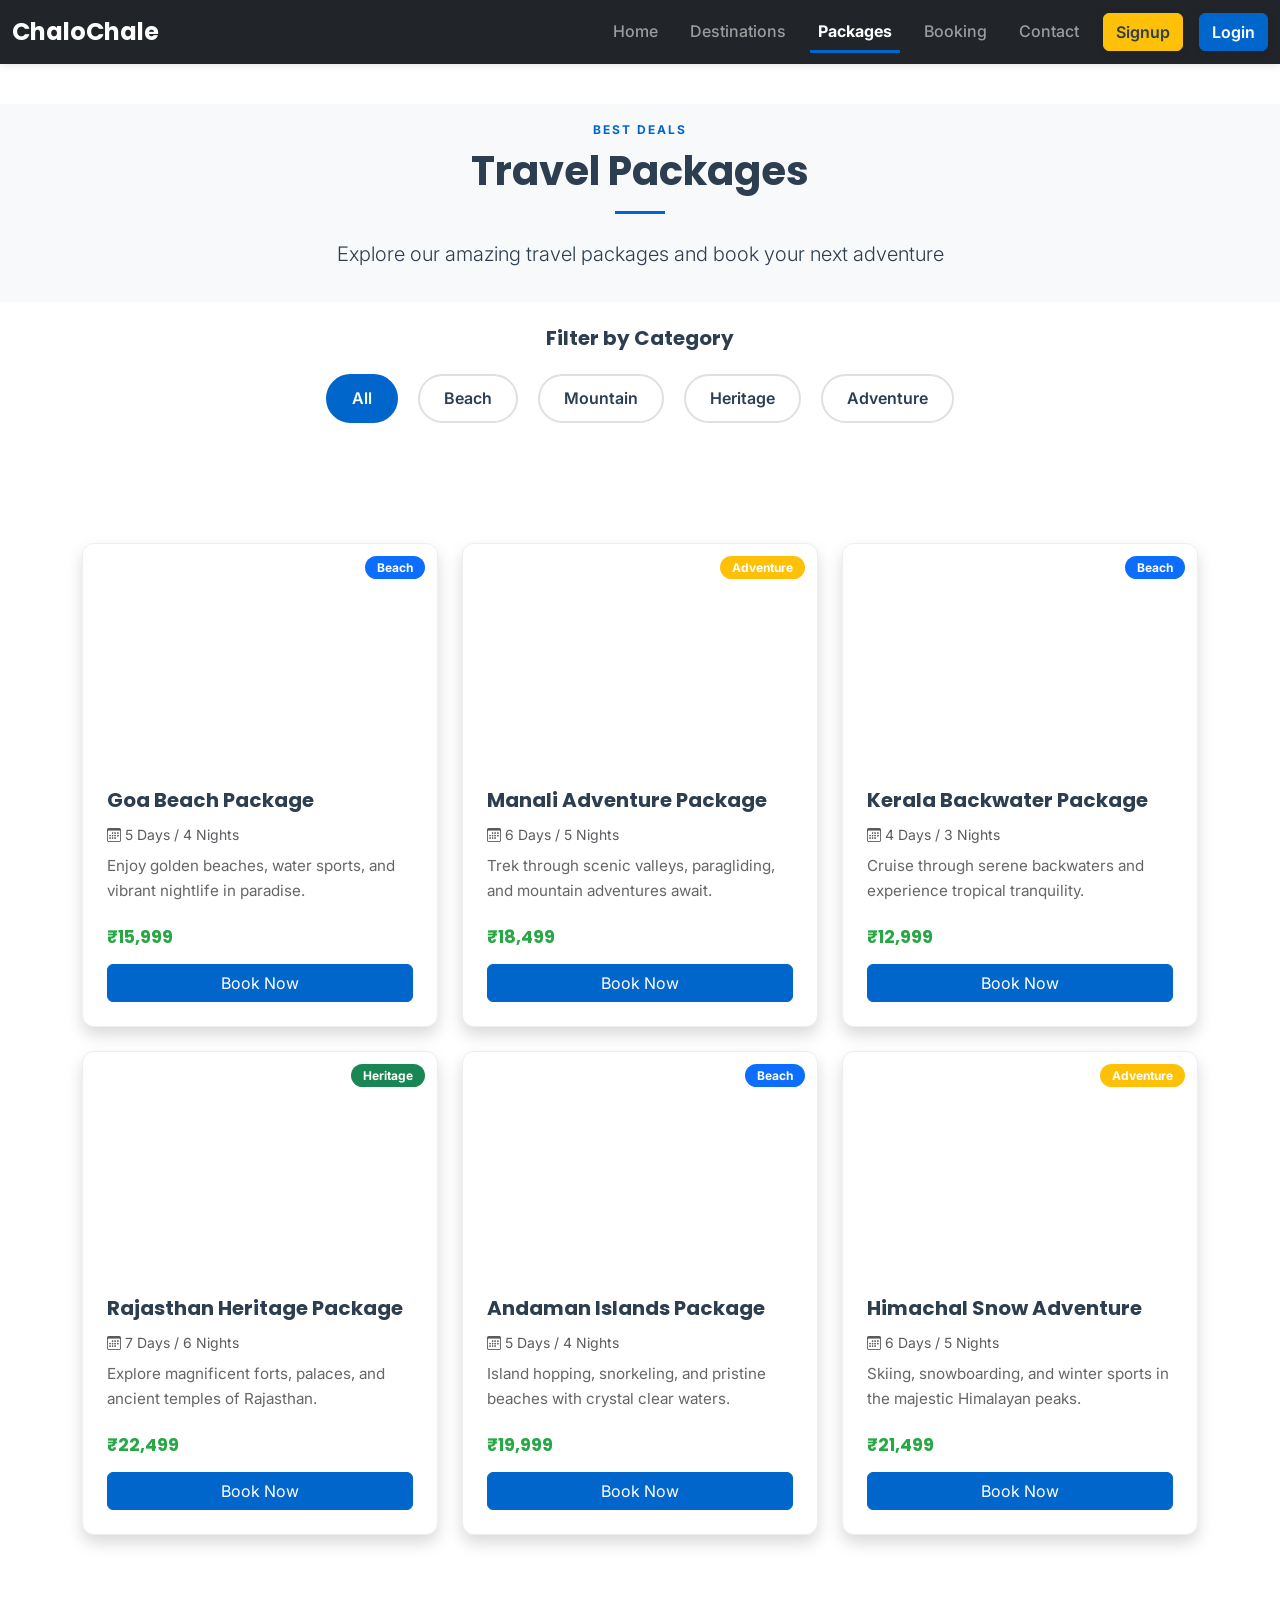
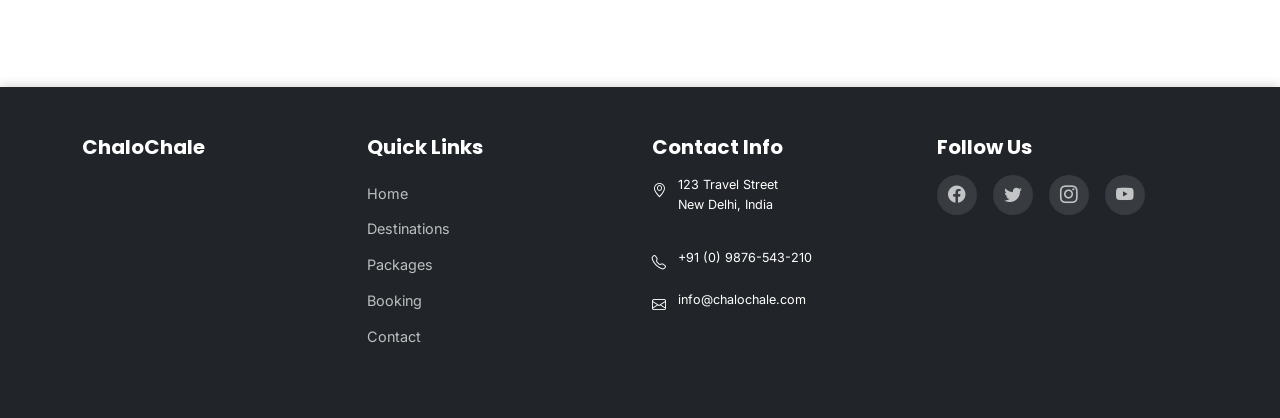
<file: packages.html>
<!DOCTYPE html>
<html lang="en">

<head>
    <link href="https://cdn.jsdelivr.net/npm/bootstrap@5.3.8/dist/css/bootstrap.min.css" rel="stylesheet">
    <link href="https://cdn.jsdelivr.net/npm/bootstrap-icons@1.11.0/font/bootstrap-icons.css" rel="stylesheet">
    <link href="css/style.css" rel="stylesheet">
    <script src="https://cdn.jsdelivr.net/npm/bootstrap@5.3.8/dist/js/bootstrap.bundle.min.js"></script>
    <meta charset="UTF-8">
    <meta name="viewport" content="width=device-width, initial-scale=1.0">
    <title>Packages - ChaloChale Travel</title>
</head>

<body>
    <nav class="navbar navbar-expand-lg navbar-dark bg-dark fixed-top">
        <div class="container-fluid">
            <a class="navbar-brand" href="index.html">ChaloChale</a>
            <button class="navbar-toggler" type="button" data-bs-toggle="collapse" data-bs-target="#mynavbar">
                <span class="navbar-toggler-icon"></span>
            </button>

            <div class="collapse navbar-collapse" id="mynavbar">
                <ul class="navbar-nav ms-auto d-flex gap-3">
                    <li class="nav-item">
                        <a class="nav-link" href="index.html">Home</a>
                    </li>
                    <li class="nav-item">
                        <a class="nav-link" href="destination.html">Destinations</a>
                    </li>
                    <li class="nav-item">
                        <a class="nav-link active" href="packages.html">Packages</a>
                    </li>
                    <li class="nav-item">
                        <a class="nav-link" href="booking.html">Booking</a>
                    </li>
                    <li class="nav-item">
                        <a class="nav-link" href="contact.html">Contact</a>
                    </li>
                </ul>
                <a href="signup.html" class="btn btn-warning ms-lg-3">Signup</a>
                <a href="login.html" class="btn btn-primary ms-lg-3">Login</a>
            </div>
        </div>
    </nav>

    <!-- Page Header -->
    <section class="py-3 bg-light text-center mt-5">
        <div class="container">
            <span class="section-eyebrow">Best Deals</span>
            <h1 class="fw-bold">Travel Packages</h1>
            <div class="section-divider mx-auto"></div>
            <p class="lead mt-3">Explore our amazing travel packages and book your next adventure</p>
        </div>
    </section>

    <!-- Filter Section -->
    <section class="py-4">
        <div class="container">
            <div class="text-center mb-4">
                <h5 class="mb-3">Filter by Category</h5>
                <div>
                    <button class="filter-btn active" data-filter="all">All</button>
                    <button class="filter-btn" data-filter="beach">Beach</button>
                    <button class="filter-btn" data-filter="mountain">Mountain</button>
                    <button class="filter-btn" data-filter="heritage">Heritage</button>
                    <button class="filter-btn" data-filter="adventure">Adventure</button>
                </div>
            </div>
        </div>
    </section>

    <!-- Packages Grid -->
    <section class="py-5">
        <div class="container">
            <div class="row">
                <div class="col-12 col-sm-6 col-lg-4 mb-4 package-card" data-category="beach">
                    <div class="card shadow h-100">
                        <div class="card-img-top" style="background-image: url('https://images.unsplash.com/photo-1506905925346-21bda4d32df4?fm=jpg&q=60&w=3000'); background-size: cover; position: relative;">
                            <span class="badge bg-primary card-badge">Beach</span>
                        </div>
                        <div class="card-body d-flex flex-column">
                            <h5 class="card-title fw-bold">Goa Beach Package</h5>
                            <p class="text-muted small mb-2"><i class="bi bi-calendar3"></i> 5 Days / 4 Nights</p>
                            <p class="card-text flex-grow-1">Enjoy golden beaches, water sports, and vibrant nightlife in paradise.</p>
                            <h4 class="card-price mb-3">₹15,999</h4>
                            <a href="booking.html?destination=Goa" class="btn btn-primary">Book Now</a>
                        </div>
                    </div>
                </div>

                <!-- Manali Adventure Package -->
                <div class="col-12 col-sm-6 col-lg-4 mb-4 package-card" data-category="mountain,adventure">
                    <div class="card shadow h-100">
                        <div class="card-img-top" style="background-image: url('https://images.unsplash.com/photo-1506905925346-21bda4d32df4?fm=jpg&q=60&w=3000'); background-size: cover; position: relative;">
                            <span class="badge bg-warning card-badge">Adventure</span>
                        </div>
                        <div class="card-body d-flex flex-column">
                            <h5 class="card-title fw-bold">Manali Adventure Package</h5>
                            <p class="text-muted small mb-2"><i class="bi bi-calendar3"></i> 6 Days / 5 Nights</p>
                            <p class="card-text flex-grow-1">Trek through scenic valleys, paragliding, and mountain adventures await.</p>
                            <h4 class="card-price mb-3">₹18,499</h4>
                            <a href="booking.html?destination=Manali" class="btn btn-primary">Book Now</a>
                        </div>
                    </div>
                </div>

                <!-- Kerala Backwater Package -->
                <div class="col-12 col-sm-6 col-lg-4 mb-4 package-card" data-category="beach">
                    <div class="card shadow h-100">
                        <div class="card-img-top" style="background-image: url('https://images.unsplash.com/photo-1506905925346-21bda4d32df4?fm=jpg&q=60&w=3000'); background-size: cover; position: relative;">
                            <span class="badge bg-primary card-badge">Beach</span>
                        </div>
                        <div class="card-body d-flex flex-column">
                            <h5 class="card-title fw-bold">Kerala Backwater Package</h5>
                            <p class="text-muted small mb-2"><i class="bi bi-calendar3"></i> 4 Days / 3 Nights</p>
                            <p class="card-text flex-grow-1">Cruise through serene backwaters and experience tropical tranquility.</p>
                            <h4 class="card-price mb-3">₹12,999</h4>
                            <a href="booking.html?destination=Kerala" class="btn btn-primary">Book Now</a>
                        </div>
                    </div>
                </div>

                <!-- Rajasthan Heritage Package -->
                <div class="col-12 col-sm-6 col-lg-4 mb-4 package-card" data-category="heritage,adventure">
                    <div class="card shadow h-100">
                        <div class="card-img-top" style="background-image: url('https://images.unsplash.com/photo-1506905925346-21bda4d32df4?fm=jpg&q=60&w=3000'); background-size: cover; position: relative;">
                            <span class="badge bg-success card-badge">Heritage</span>
                        </div>
                        <div class="card-body d-flex flex-column">
                            <h5 class="card-title fw-bold">Rajasthan Heritage Package</h5>
                            <p class="text-muted small mb-2"><i class="bi bi-calendar3"></i> 7 Days / 6 Nights</p>
                            <p class="card-text flex-grow-1">Explore magnificent forts, palaces, and ancient temples of Rajasthan.</p>
                            <h4 class="card-price mb-3">₹22,499</h4>
                            <a href="booking.html?destination=Jaipur" class="btn btn-primary">Book Now</a>
                        </div>
                    </div>
                </div>

                <!-- Andaman Islands Package -->
                <div class="col-12 col-sm-6 col-lg-4 mb-4 package-card" data-category="beach,adventure">
                    <div class="card shadow h-100">
                        <div class="card-img-top" style="background-image: url('https://images.unsplash.com/photo-1506905925346-21bda4d32df4?fm=jpg&q=60&w=3000'); background-size: cover; position: relative;">
                            <span class="badge bg-primary card-badge">Beach</span>
                        </div>
                        <div class="card-body d-flex flex-column">
                            <h5 class="card-title fw-bold">Andaman Islands Package</h5>
                            <p class="text-muted small mb-2"><i class="bi bi-calendar3"></i> 5 Days / 4 Nights</p>
                            <p class="card-text flex-grow-1">Island hopping, snorkeling, and pristine beaches with crystal clear waters.</p>
                            <h4 class="card-price mb-3">₹19,999</h4>
                            <a href="booking.html?destination=Andaman" class="btn btn-primary">Book Now</a>
                        </div>
                    </div>
                </div>

                <!-- Himachal Snow Trip Package -->
                <div class="col-12 col-sm-6 col-lg-4 mb-4 package-card" data-category="mountain,adventure">
                    <div class="card shadow h-100">
                        <div class="card-img-top" style="background-image: url('https://images.unsplash.com/photo-1506905925346-21bda4d32df4?fm=jpg&q=60&w=3000'); background-size: cover; position: relative;">
                            <span class="badge bg-warning card-badge">Adventure</span>
                        </div>
                        <div class="card-body d-flex flex-column">
                            <h5 class="card-title fw-bold">Himachal Snow Adventure</h5>
                            <p class="text-muted small mb-2"><i class="bi bi-calendar3"></i> 6 Days / 5 Nights</p>
                            <p class="card-text flex-grow-1">Skiing, snowboarding, and winter sports in the majestic Himalayan peaks.</p>
                            <h4 class="card-price mb-3">₹21,499</h4>
                            <a href="booking.html?destination=Himachal" class="btn btn-primary">Book Now</a>
                        </div>
                    </div>
                </div>
            </div>
        </div>
    </section>

    <footer class="bg-dark text-white py-5">
        <div class="container">
            <div class="row">
                <div class="col-12 col-md-3 mb-4 mb-md-0">
                    <h5 class="fw-bold mb-3">ChaloChale</h5>
                    <p class="text-muted small">Your trusted travel partner for unforgettable adventures around the world.</p>
                </div>

                <div class="col-12 col-md-3 mb-4 mb-md-0">
                    <h5 class="fw-bold mb-3">Quick Links</h5>
                    <ul class="list-unstyled">
                        <li><a href="index.html" class="footer-link">Home</a></li>
                        <li><a href="destination.html" class="footer-link">Destinations</a></li>
                        <li><a href="packages.html" class="footer-link">Packages</a></li>
                        <li><a href="booking.html" class="footer-link">Booking</a></li>
                        <li><a href="contact.html" class="footer-link">Contact</a></li>
                    </ul>
                </div>

                <div class="col-12 col-md-3 mb-4 mb-md-0">
                    <h5 class="fw-bold mb-3">Contact Info</h5>
                    <div class="footer-info">
                        <i class="bi bi-geo-alt footer-icon"></i>
                        <div>
                            <p class="small mb-0">123 Travel Street</p>
                            <p class="small">New Delhi, India</p>
                        </div>
                    </div>
                    <div class="footer-info">
                        <i class="bi bi-telephone footer-icon"></i>
                        <p class="small mb-0">+91 (0) 9876-543-210</p>
                    </div>
                    <div class="footer-info">
                        <i class="bi bi-envelope footer-icon"></i>
                        <p class="small mb-0">info@chalochale.com</p>
                    </div>
                </div>

                <div class="col-12 col-md-3">
                    <h5 class="fw-bold mb-3">Follow Us</h5>
                    <div class="social-links mb-4">
                        <a href="https://facebook.com" target="_blank" title="Facebook"><i class="bi bi-facebook"></i></a>
                        <a href="https://twitter.com" target="_blank" title="Twitter"><i class="bi bi-twitter"></i></a>
                        <a href="https://instagram.com" target="_blank" title="Instagram"><i class="bi bi-instagram"></i></a>
                        <a href="https://youtube.com" target="_blank" title="YouTube"><i class="bi bi-youtube"></i></a>
                    </div>
                </div>
            </div>
        </div>
    </footer>
    <script src="js/script.js"></script>
</body>

</html>
</file>
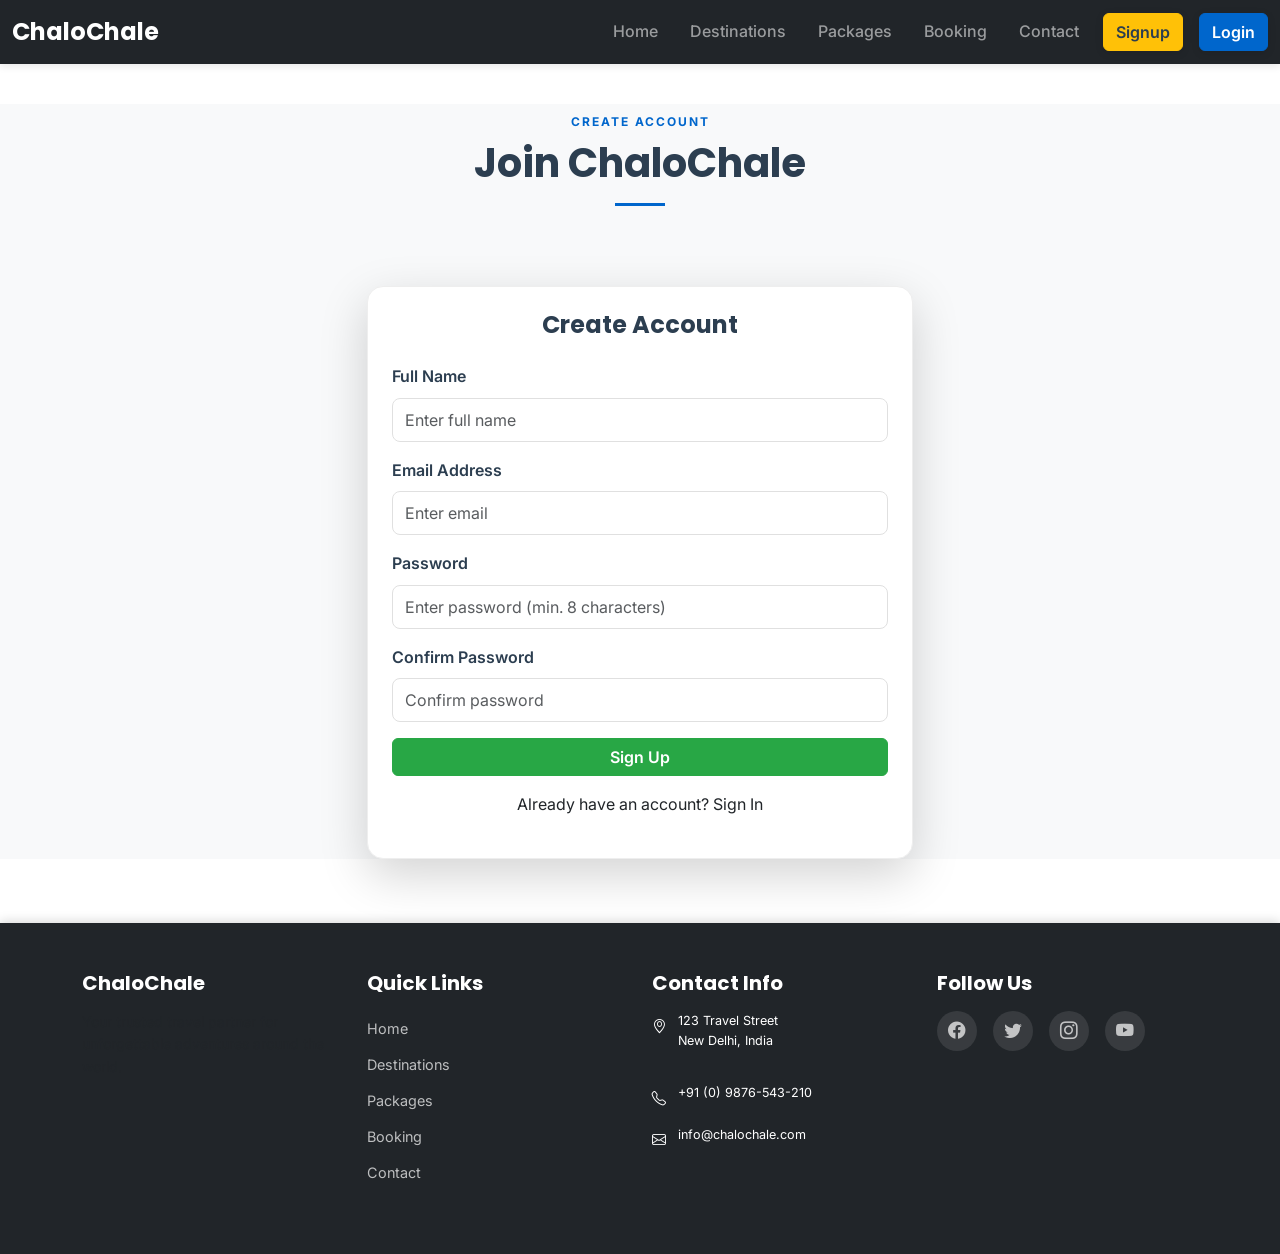
<file: signup.html>
<!DOCTYPE html>
<html lang="en">

<head>
    <link href="https://cdn.jsdelivr.net/npm/bootstrap@5.3.8/dist/css/bootstrap.min.css" rel="stylesheet">
    <link href="https://cdn.jsdelivr.net/npm/bootstrap-icons@1.11.0/font/bootstrap-icons.css" rel="stylesheet">
    <link href="css/style.css" rel="stylesheet">
    <script src="https://cdn.jsdelivr.net/npm/bootstrap@5.3.8/dist/js/bootstrap.bundle.min.js"></script>
    <meta charset="UTF-8">
    <meta name="viewport" content="width=device-width, initial-scale=1.0">
    <title>Sign Up - ChaloChale Travel</title>
</head>

<body>

     <nav class="navbar navbar-expand-lg navbar-dark bg-dark fixed-top">
    <div class="container-fluid">
      <a class="navbar-brand" href="index.html">ChaloChale</a>
      <button class="navbar-toggler" type="button" data-bs-toggle="collapse" data-bs-target="#mynavbar">
        <span class="navbar-toggler-icon"></span>
      </button>

            <div class="collapse navbar-collapse" id="mynavbar">
        <ul class="navbar-nav ms-auto d-flex gap-3">
          <li class="nav-item">
            <a class="nav-link" href="index.html">Home</a>
          </li>
          <li class="nav-item">
            <a class="nav-link" href="destination.html">Destinations</a>
          </li>
          <li class="nav-item">
            <a class="nav-link" href="packages.html">Packages</a>
          </li>
          <li class="nav-item">
            <a class="nav-link" href="booking.html">Booking</a>
          </li>
          <li class="nav-item">
            <a class="nav-link" href="contact.html">Contact</a>
          </li>
        </ul>
        <a href="signup.html" class="btn btn-warning ms-lg-3">Signup</a>
        <a href="login.html" class="btn btn-primary ms-lg-3">Login</a>
        
      </div>
    </div>
  </nav>

  <section class="py-2 bg-light text-center mt-5">
    <div class="container">
      <span class="section-eyebrow">Create Account</span>
      <h1 class="fw-bold\">Join ChaloChale</h1>
      <div class="section-divider mx-auto"></div>
    </div>
  </section>

    <section class="pt-5 bg-light mt-0">
        <div class="container">
            <div class="row justify-content-center">

                <div class="col-12 col-md-8 col-lg-6">
                    <div class="card shadow-lg p-4 rounded-4">
                        <h3 class="text-center fw-bold mb-4">Create Account</h3>

                        <form id="signupForm" novalidate>
                            <div class="mb-3">
                                <label class="form-label">Full Name</label>
                                <input type="text" class="form-control" id="fullNameSignup" placeholder="Enter full name" required>
                            </div>

                            <div class="mb-3">
                                <label class="form-label">Email Address</label>
                                <input type="email" class="form-control" id="signupEmail" placeholder="Enter email" required>
                            </div>

                            <div class="mb-3">
                                <label class="form-label">Password</label>
                                <input type="password" class="form-control" id="signupPassword" placeholder="Enter password (min. 8 characters)" required>
                            </div>

                            <div class="mb-3">
                                <label class="form-label">Confirm Password</label>
                                <input type="password" class="form-control" id="confirmPassword" placeholder="Confirm password" required>
                            </div>

                            <button type="submit" class="btn btn-success w-100">Sign Up</button>

                            <p class="text-center mt-3">
                                Already have an account? <a href="login.html">Sign In</a>
                            </p>
                        </form>
                    </div>
                </div>
            </div>
        </div>
    </section>

<footer class="bg-dark text-white py-5">
    <div class="container">
      <div class="row">
        <div class="col-12 col-md-3 mb-4 mb-md-0">
          <h5 class="fw-bold mb-3">ChaloChale</h5>
          <p class="text-muted small">Your trusted travel partner for unforgettable adventures around the world.</p>
        </div>

        <div class="col-12 col-md-3 mb-4 mb-md-0">
          <h5 class="fw-bold mb-3">Quick Links</h5>
          <ul class="list-unstyled">
            <li><a href="index.html" class="footer-link">Home</a></li>
            <li><a href="destination.html" class="footer-link">Destinations</a></li>
            <li><a href="packages.html" class="footer-link">Packages</a></li>
            <li><a href="booking.html" class="footer-link">Booking</a></li>
            <li><a href="contact.html" class="footer-link">Contact</a></li>
          </ul>
        </div>

        <div class="col-12 col-md-3 mb-4 mb-md-0">
          <h5 class="fw-bold mb-3">Contact Info</h5>
          <div class="footer-info">
            <i class="bi bi-geo-alt footer-icon"></i>
            <div>
              <p class="small mb-0">123 Travel Street</p>
              <p class="small">New Delhi, India</p>
            </div>
          </div>
          <div class="footer-info">
            <i class="bi bi-telephone footer-icon"></i>
            <p class="small mb-0">+91 (0) 9876-543-210</p>
          </div>
          <div class="footer-info">
            <i class="bi bi-envelope footer-icon"></i>
            <p class="small mb-0">info@chalochale.com</p>
          </div>
        </div>

        <div class="col-12 col-md-3">
          <h5 class="fw-bold mb-3">Follow Us</h5>
          <div class="social-links mb-4">
            <a href="https://facebook.com" target="_blank" title="Facebook"><i class="bi bi-facebook"></i></a>
            <a href="https://twitter.com" target="_blank" title="Twitter"><i class="bi bi-twitter"></i></a>
            <a href="https://instagram.com" target="_blank" title="Instagram"><i class="bi bi-instagram"></i></a>
            <a href="https://youtube.com" target="_blank" title="YouTube"><i class="bi bi-youtube"></i></a>
          </div>
        </div>
      </div>
    </div>
  </footer>

  <script src="js/script.js"></script>
</body>

</html>
</file>
<file: css/style.css>
/* ===== Google Fonts Import ===== */
@import url('https://fonts.googleapis.com/css2?family=Poppins:wght@600;700;800&family=Inter:wght@400;500;600&display=swap');

/* ===== CSS Variables (Design System) ===== */
:root {
  /* Colors */
  --primary: #0066cc;
  --primary-dark: #0052a3;
  --primary-light: #e6f0ff;
  --secondary: #ffc107;
  --secondary-dark: #e0a800;
  --success: #28a745;
  --danger: #dc3545;
  --dark: #212529;
  --light: #f8f9fa;
  --gray-100: #f5f5f5;
  --gray-200: #eeeeee;
  --gray-300: #e0e0e0;
  --gray-500: #999999;
  --gray-700: #555555;
  --text-dark: #2c3e50;
  --text-light: #666666;
  
  /* Fonts */
  --font-display: 'Poppins', sans-serif;
  --font-body: 'Inter', sans-serif;
  
  /* Shadows */
  --shadow-sm: 0 2px 8px rgba(0, 0, 0, 0.1);
  --shadow-md: 0 6px 18px rgba(0, 0, 0, 0.12);
  --shadow-lg: 0 12px 26px rgba(0, 0, 0, 0.17);
  
  /* Transitions */
  --transition-fast: 180ms ease;
  --transition-base: 300ms ease;
}

/* ===== Base Styles ===== */
html {
  scroll-behavior: smooth;
}

* {
  font-family: var(--font-body);
}

body {
  overflow-x: hidden;
  padding-top: 56px;
  color: var(--text-dark);
  line-height: 1.6;
}

h1, h2, h3, h4, h5, h6 {
  font-family: var(--font-display);
  font-weight: 700;
  color: var(--text-dark);
}

.section-eyebrow {
  font-size: 0.75rem;
  font-weight: 700;
  letter-spacing: 2px;
  color: var(--primary);
  text-transform: uppercase;
  margin-bottom: 0.5rem;
  display: block;
}

.section-divider {
  width: 50px;
  height: 3px;
  background-color: var(--primary);
  margin: 1rem auto 1.5rem;
}

.section-subtitle {
  color: var(--text-light);
  font-size: 1rem;
  margin-top: 0.5rem;
}

h2 {
  font-size: 2.2rem;
  margin-bottom: 0.5rem;
}

h3 {
  font-size: 1.5rem;
}

a {
  text-decoration: none;
  color: inherit;
  transition: color var(--transition-base);
}

/* ===== Navbar Styles ===== */
.navbar {
  box-shadow: var(--shadow-sm);
  z-index: 1030;
  background-color: var(--dark) !important;
}

.navbar-brand {
  font-family: var(--font-display);
  font-size: 1.5rem;
  font-weight: 700;
  color: white !important;
}

.nav-link {
  font-weight: 500;
  transition: color var(--transition-base);
}

.nav-link:hover {
  color: var(--secondary) !important;
}

.nav-link.active {
  color: white !important;
  font-weight: 700;
  border-bottom: 3px solid var(--primary);
  padding-bottom: 0.35rem;
}

.navbar .btn {
  box-shadow: var(--shadow-sm);
  font-weight: 600;
  transition: all var(--transition-base);
  border-radius: 6px;
}

.btn-primary {
  background-color: var(--primary);
  border-color: var(--primary);
}

.btn-primary:hover {
  background-color: var(--primary-dark);
  border-color: var(--primary-dark);
  transform: translateY(-2px);
  box-shadow: var(--shadow-md);
}

.btn-warning {
  background-color: var(--secondary);
  border-color: var(--secondary);
  color: var(--text-dark);
  font-weight: 600;
}

.btn-warning:hover {
  background-color: var(--secondary-dark);
  border-color: var(--secondary-dark);
  transform: translateY(-2px);
  box-shadow: var(--shadow-md);
}

.btn-success {
  background-color: var(--success);
  border-color: var(--success);
  font-weight: 600;
}

.btn-success:hover {
  background-color: #218838;
  border-color: #218838;
  transform: translateY(-2px);
  box-shadow: var(--shadow-md);
}

/* ===== Carousel Styles ===== */
.carousel,
.carousel-inner,
.carousel-item {
  max-height: 680px;
}

.carousel-item img {
  width: 100%;
  height: min(680px, 70vh);
  min-height: 360px;
  object-fit: cover;
}

.carousel-item::after {
  content: "";
  position: absolute;
  inset: 0;
  background: linear-gradient(180deg, rgba(0, 0, 0, 0.15) 0%, rgba(0, 0, 0, 0.55) 100%);
  pointer-events: none;
}

.carousel-caption {
  z-index: 1;
  bottom: 3.5rem;
}

.carousel-caption h3 {
  font-size: 3rem;
  font-weight: 800;
  margin-bottom: 0.5rem;
  color: white;
  text-shadow: 0 2px 8px rgba(0, 0, 0, 0.5);
}

.carousel-caption p {
  font-size: 1.2rem;
  margin-bottom: 1rem;
  color: white;
  text-shadow: 0 2px 8px rgba(0, 0, 0, 0.5);
}

/* ===== Card Styles ===== */
.card {
  border: 1px solid var(--gray-200);
  border-radius: 12px;
  box-shadow: var(--shadow-sm);
  transition: all var(--transition-base);
  overflow: hidden;
  position: relative;
}

.card:hover {
  transform: translateY(-8px);
  box-shadow: var(--shadow-lg);
}

.card-img-top {
  transition: transform var(--transition-base);
}

.card:hover .card-img-top {
  transform: scale(1.05);
}

.card-img-top {
  object-fit: cover;
  height: 220px;
  overflow: hidden;
}

.card-body {
  padding: 1.5rem;
}

.card-title {
  font-family: var(--font-display);
  font-weight: 700;
  color: var(--text-dark);
  margin-bottom: 0.75rem;
}

.card-text {
  color: var(--text-light);
  font-size: 0.95rem;
}

.card-price {
  color: var(--success);
  font-weight: 700;
  font-size: 1.1rem;
  margin: 0.5rem 0;
}

.card-rating {
  color: #ffc107;
  font-size: 0.9rem;
  margin: 0.5rem 0;
}

.card-badge {
  position: absolute;
  top: 12px;
  right: 12px;
  background-color: var(--primary);
  color: white;
  padding: 0.35rem 0.75rem;
  border-radius: 20px;
  font-size: 0.75rem;
  font-weight: 700;
  z-index: 10;
}

/* ===== Form Styles ===== */
.form-control,
.form-select {
  min-height: 44px;
  border: 1px solid var(--gray-300);
  border-radius: 8px;
  font-size: 1rem;
  transition: border-color var(--transition-base), box-shadow var(--transition-base);
}

.form-control:focus,
.form-select:focus {
  border-color: var(--primary);
  box-shadow: 0 0 0 0.2rem rgba(0, 102, 204, 0.25);
}

.form-label {
  font-weight: 600;
  color: var(--text-dark);
  margin-bottom: 0.5rem;
}

.invalid-feedback {
  display: block;
  color: var(--danger);
  font-size: 0.875rem;
  margin-top: 0.25rem;
}

.was-validated .form-control:invalid {
  border-color: var(--danger);
}

.was-validated .form-control:valid {
  border-color: var(--success);
}

/* ===== Section Styles ===== */
section {
  position: relative;
}

section.py-5 {
  padding-top: 4rem !important;
  padding-bottom: 4rem !important;
}

section.bg-light {
  background-color: var(--light) !important;
}

/* ===== Footer Styles ===== */
footer {
  box-shadow: 0 -2px 10px rgba(0, 0, 0, 0.15);
  background-color: var(--dark) !important;
  color: white;
  margin-top: 4rem;
}

footer h5 {
  font-family: var(--font-display);
  font-weight: 700;
  color: white;
  margin-bottom: 1rem;
}

footer a {
  color: rgba(255, 255, 255, 0.7);
  transition: color var(--transition-base);
}

footer a:hover {
  color: var(--secondary);
}

.footer-link {
  display: block;
  padding: 0.4rem 0;
  font-size: 0.9rem;
}

.footer-info {
  display: flex;
  align-items: flex-start;
  gap: 0.75rem;
  margin-bottom: 1rem;
  font-size: 0.9rem;
}

.footer-icon {
  flex-shrink: 0;
  margin-top: 0.2rem;
}

.social-links {
  display: flex;
  gap: 1rem;
}

.social-links a {
  display: inline-flex;
  align-items: center;
  justify-content: center;
  width: 40px;
  height: 40px;
  background-color: rgba(255, 255, 255, 0.1);
  border-radius: 50%;
  transition: all var(--transition-base);
  font-size: 1.1rem;
}

.social-links a:hover {
  background-color: var(--secondary);
  color: var(--text-dark);
  transform: translateY(-3px);
}

/* ===== Back-to-Top Button ===== */
.back-to-top {
  position: fixed;
  bottom: 2rem;
  right: 2rem;
  width: 50px;
  height: 50px;
  background-color: var(--primary);
  border: none;
  border-radius: 50%;
  color: white;
  font-size: 1.2rem;
  cursor: pointer;
  display: none;
  align-items: center;
  justify-content: center;
  box-shadow: var(--shadow-md);
  transition: all var(--transition-base);
  z-index: 99;
}

.back-to-top:hover {
  background-color: var(--primary-dark);
  transform: translateY(-5px);
  box-shadow: var(--shadow-lg);
}

.back-to-top.show {
  display: flex;
}

/* ===== Filter Buttons ===== */
.filter-btn {
  padding: 0.6rem 1.5rem;
  border-radius: 25px;
  border: 2px solid var(--gray-300);
  background-color: white;
  color: var(--text-dark);
  font-weight: 600;
  cursor: pointer;
  transition: all var(--transition-base);
  margin: 0.5rem;
}

.filter-btn:hover {
  border-color: var(--primary);
  color: var(--primary);
}

.filter-btn.active {
  background-color: var(--primary);
  border-color: var(--primary);
  color: white;
}

/* ===== Toast/Alert Styles ===== */
.alert {
  border: none;
  border-radius: 8px;
  box-shadow: var(--shadow-sm);
  font-weight: 500;
}

.alert-success {
  background-color: #d4edda;
  color: #155724;
}

.alert-danger {
  background-color: #f8d7da;
  color: #721c24;
}

/* ===== Responsive Design ===== */
@media (max-width: 991.98px) {
  body {
    padding-top: 54px;
  }

  h2 {
    font-size: 1.6rem;
  }

  .carousel-caption h3 {
    font-size: 2rem;
  }

  .carousel-caption p {
    font-size: 1rem;
  }

  .section-divider {
    width: 40px;
  }
}

@media (max-width: 575.98px) {
  body {
    padding-top: 54px;
  }

  h2 {
    font-size: 1.5rem;
  }

  .navbar .container-fluid {
    padding-left: 1rem;
    padding-right: 1rem;
  }

  .navbar-collapse {
    padding: 0.75rem 0 0.5rem;
  }

  .navbar-nav {
    gap: 0.15rem !important;
  }

  .navbar-collapse > .btn {
    display: block;
    margin: 0.5rem 0 0 !important;
    text-align: center;
    width: 100%;
  }

  .carousel-item img {
    height: 62vh;
    min-height: 420px;
  }

  .carousel-caption {
    right: 8%;
    left: 8%;
    bottom: 1.5rem;
  }

  .carousel-caption h3 {
    font-size: 1.5rem;
  }

  .carousel-caption p {
    font-size: 0.9rem;
    margin-bottom: 0.5rem;
  }

  .carousel-caption .btn {
    margin-left: 0 !important;
    padding: 0.5rem 1rem;
    font-size: 0.9rem;
  }

  section.py-5,
  section.pt-5 {
    padding-top: 2rem !important;
    padding-bottom: 2rem !important;
  }

  .card {
    margin-left: 0.25rem;
    margin-right: 0.25rem;
  }

  .modal-dialog {
    margin: 0.75rem;
  }

  .back-to-top {
    bottom: 1rem;
    right: 1rem;
    width: 45px;
    height: 45px;
    font-size: 1rem;
  }

  .filter-btn {
    padding: 0.5rem 1.2rem;
    font-size: 0.9rem;
    margin: 0.35rem;
  }
}

@media (min-width: 576px) and (max-width: 991.98px) {
  .navbar-collapse > .btn + .btn {
    margin-left: 0.5rem !important;
  }
}
</file>
